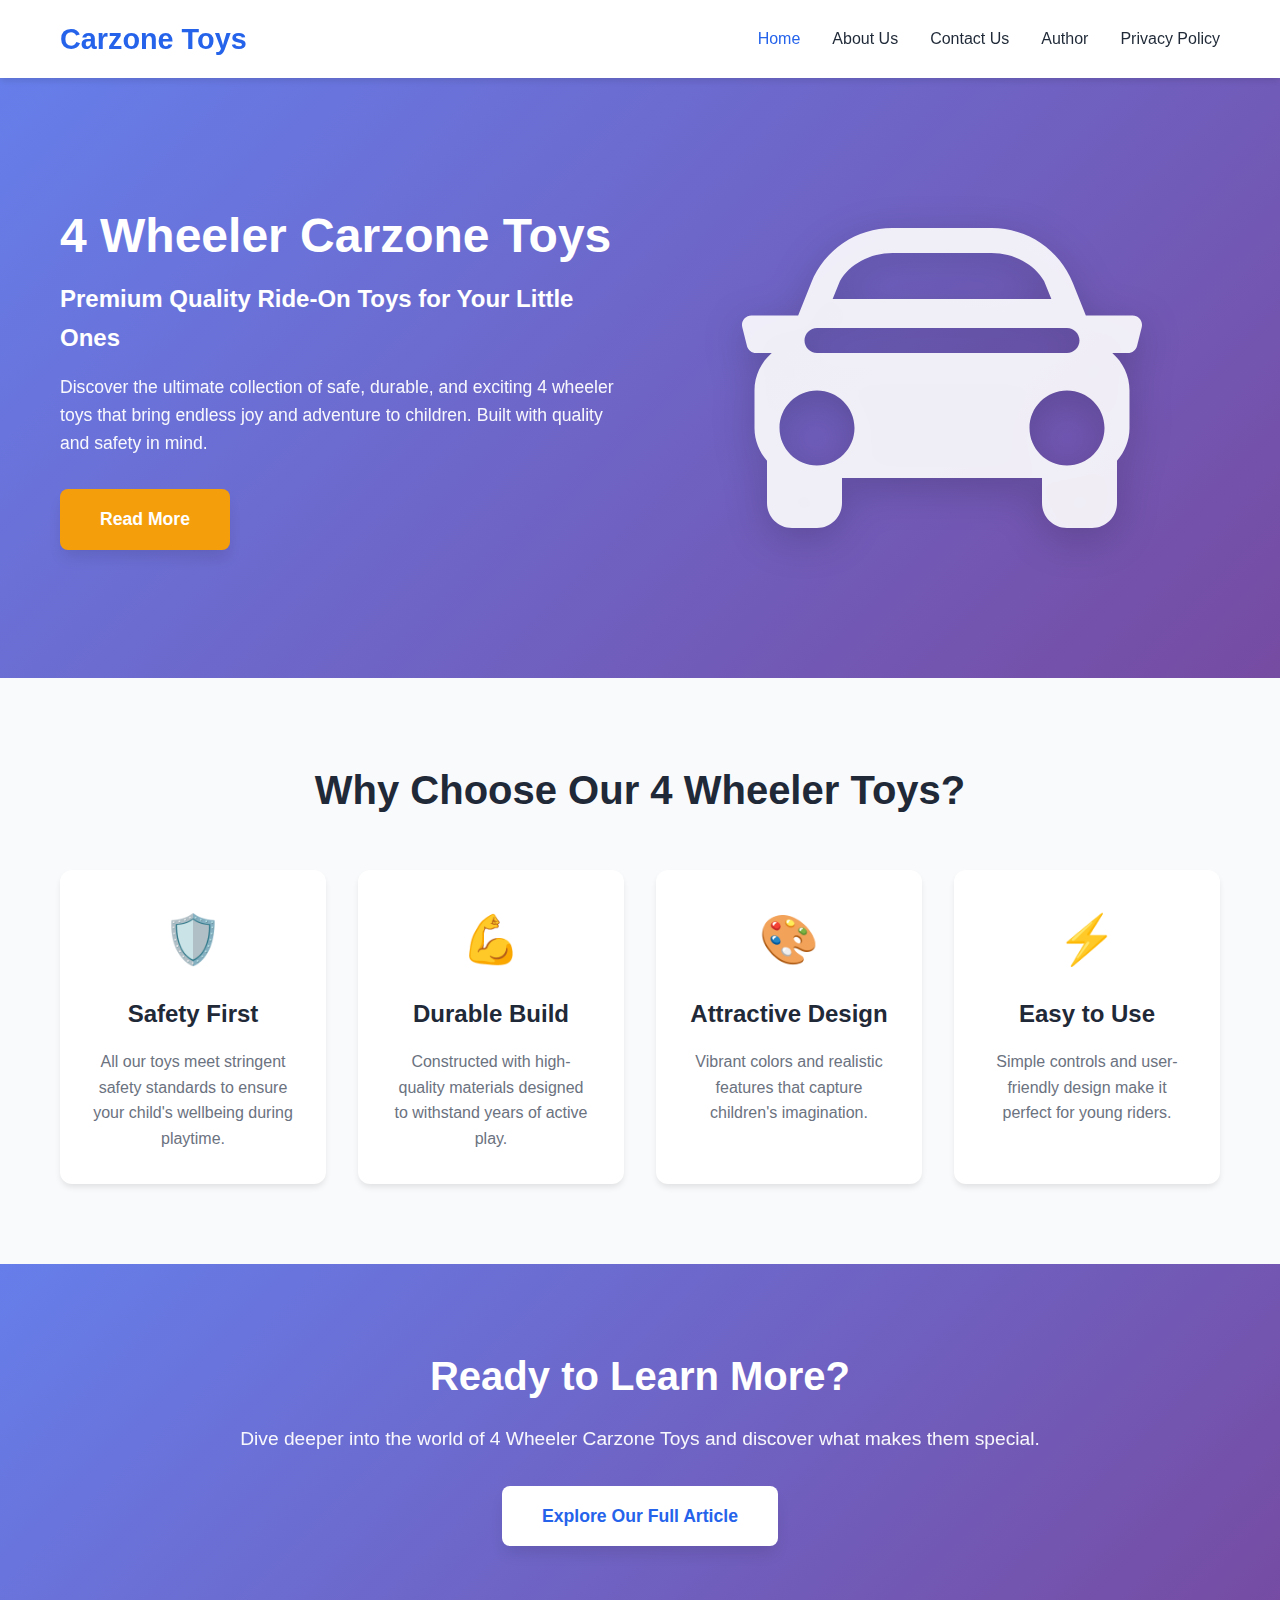
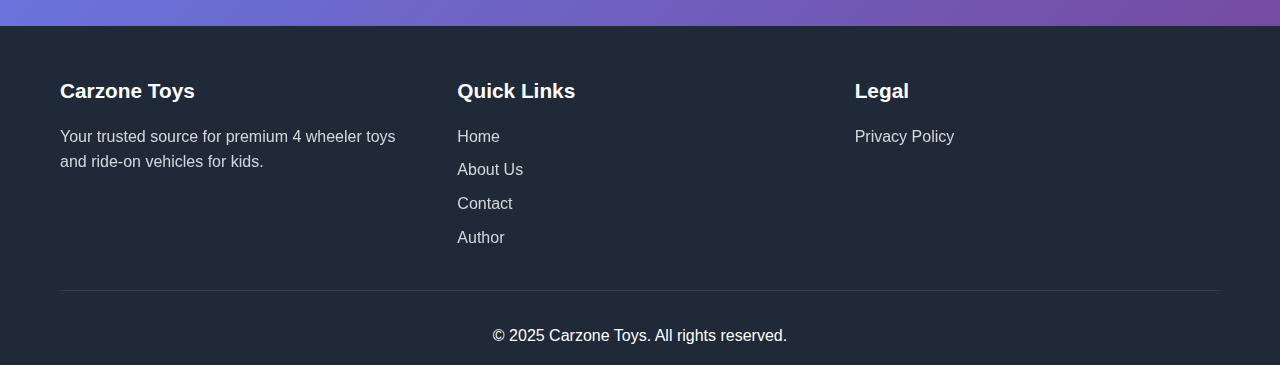
<file: index.html>
<!DOCTYPE html>
<html lang="en">
<head>
    <meta charset="UTF-8">
    <meta name="viewport" content="width=device-width, initial-scale=1.0">
    <meta name="description" content="Discover the best 4 Wheeler Carzone Toys for kids. High-quality, safe, and fun riding toys that bring joy and adventure to your children.">
    <meta name="keywords" content="4 Wheeler Carzone Toys, kids ride-on toys, ATV toys, children vehicles, electric cars for kids">
    <meta name="author" content="Carzone Toys Team">
    <meta property="og:title" content="4 Wheeler Carzone Toys - Premium Kids Riding Toys">
    <meta property="og:description" content="Explore our collection of high-quality 4 wheeler toys for kids. Safe, durable, and designed for maximum fun.">
    <meta property="og:type" content="website">
    <meta name="robots" content="index, follow">
    <title>4 Wheeler Carzone Toys - Premium Kids Riding Toys | Home</title>
    <link rel="stylesheet" href="styles.css">
    <link rel="canonical" href="https://yourwebsite.com/">
</head>
<body>
    <!-- Navigation -->
    <nav class="navbar">
        <div class="container">
            <div class="logo">
                <h2>Carzone Toys</h2>
            </div>
            <ul class="nav-menu">
                <li><a href="index.html" class="active">Home</a></li>
                <li><a href="about.html">About Us</a></li>
                <li><a href="contact.html">Contact Us</a></li>
                <li><a href="author.html">Author</a></li>
                <li><a href="privacy.html">Privacy Policy</a></li>
            </ul>
            <div class="menu-toggle">
                <span></span>
                <span></span>
                <span></span>
            </div>
        </div>
    </nav>

    <!-- Hero Section -->
    <header class="hero-section">
        <div class="container">
            <div class="hero-content">
                <div class="hero-left">
                    <h1>4 Wheeler Carzone Toys</h1>
                    <p class="hero-subtitle">Premium Quality Ride-On Toys for Your Little Ones</p>
                    <p class="hero-description">Discover the ultimate collection of safe, durable, and exciting 4 wheeler toys that bring endless joy and adventure to children. Built with quality and safety in mind.</p>
                    <a href="article.html" class="btn-primary">Read More</a>
                </div>
                <div class="hero-right">
                    <div class="car-icon">
                        <svg xmlns="http://www.w3.org/2000/svg" viewBox="0 0 512 512" fill="currentColor">
                            <path d="M499.99 176h-59.87l-16.64-41.6C406.38 91.63 365.57 64 319.5 64h-127c-46.06 0-86.88 27.63-103.99 70.4L71.87 176H12.01C4.2 176-1.53 183.34.37 190.91l6 24C7.7 220.25 12.5 224 18.01 224h20.07C24.65 235.73 16 252.78 16 272v48c0 16.12 6.16 30.67 16 41.93V416c0 17.67 14.33 32 32 32h32c17.67 0 32-14.33 32-32v-32h256v32c0 17.67 14.33 32 32 32h32c17.67 0 32-14.33 32-32v-54.07c9.84-11.25 16-25.8 16-41.93v-48c0-19.22-8.65-36.27-22.07-48H494c5.51 0 10.31-3.75 11.64-9.09l6-24c1.89-7.57-3.84-14.91-11.65-14.91zM192.5 96h127c28.22 0 54.96 14.29 67.13 35.94l9.37 23.06H116.01l9.37-23.06C137.54 110.29 164.28 96 192.5 96zM96 368c-26.51 0-48-21.49-48-48s21.49-48 48-48 48 21.49 48 48-21.49 48-48 48zm320 0c-26.51 0-48-21.49-48-48s21.49-48 48-48 48 21.49 48 48-21.49 48-48 48zm0-144H96c-8.84 0-16-7.16-16-16s7.16-16 16-16h320c8.84 0 16 7.16 16 16s-7.16 16-16 16z"/>
                        </svg>
                    </div>
                </div>
            </div>
        </div>
    </header>

    <!-- Features Section -->
    <section class="features-section">
        <div class="container">
            <h2 class="section-title">Why Choose Our 4 Wheeler Toys?</h2>
            <div class="features-grid">
                <div class="feature-card">
                    <div class="feature-icon">🛡️</div>
                    <h3>Safety First</h3>
                    <p>All our toys meet stringent safety standards to ensure your child's wellbeing during playtime.</p>
                </div>
                <div class="feature-card">
                    <div class="feature-icon">💪</div>
                    <h3>Durable Build</h3>
                    <p>Constructed with high-quality materials designed to withstand years of active play.</p>
                </div>
                <div class="feature-card">
                    <div class="feature-icon">🎨</div>
                    <h3>Attractive Design</h3>
                    <p>Vibrant colors and realistic features that capture children's imagination.</p>
                </div>
                <div class="feature-card">
                    <div class="feature-icon">⚡</div>
                    <h3>Easy to Use</h3>
                    <p>Simple controls and user-friendly design make it perfect for young riders.</p>
                </div>
            </div>
        </div>
    </section>

    <!-- CTA Section -->
    <section class="cta-section">
        <div class="container">
            <h2>Ready to Learn More?</h2>
            <p>Dive deeper into the world of 4 Wheeler Carzone Toys and discover what makes them special.</p>
            <a href="article.html" class="btn-secondary">Explore Our Full Article</a>
        </div>
    </section>

    <!-- Footer -->
    <footer class="footer">
        <div class="container">
            <div class="footer-content">
                <div class="footer-section">
                    <h3>Carzone Toys</h3>
                    <p>Your trusted source for premium 4 wheeler toys and ride-on vehicles for kids.</p>
                </div>
                <div class="footer-section">
                    <h3>Quick Links</h3>
                    <ul>
                        <li><a href="index.html">Home</a></li>
                        <li><a href="about.html">About Us</a></li>
                        <li><a href="contact.html">Contact</a></li>
                        <li><a href="author.html">Author</a></li>
                    </ul>
                </div>
                <div class="footer-section">
                    <h3>Legal</h3>
                    <ul>
                        <li><a href="privacy.html">Privacy Policy</a></li>
                    </ul>
                </div>
            </div>
            <div class="footer-bottom">
                <p>&copy; 2025 Carzone Toys. All rights reserved.</p>
            </div>
        </div>
    </footer>

    <script src="script.js"></script>
</body>
</html>
</file>
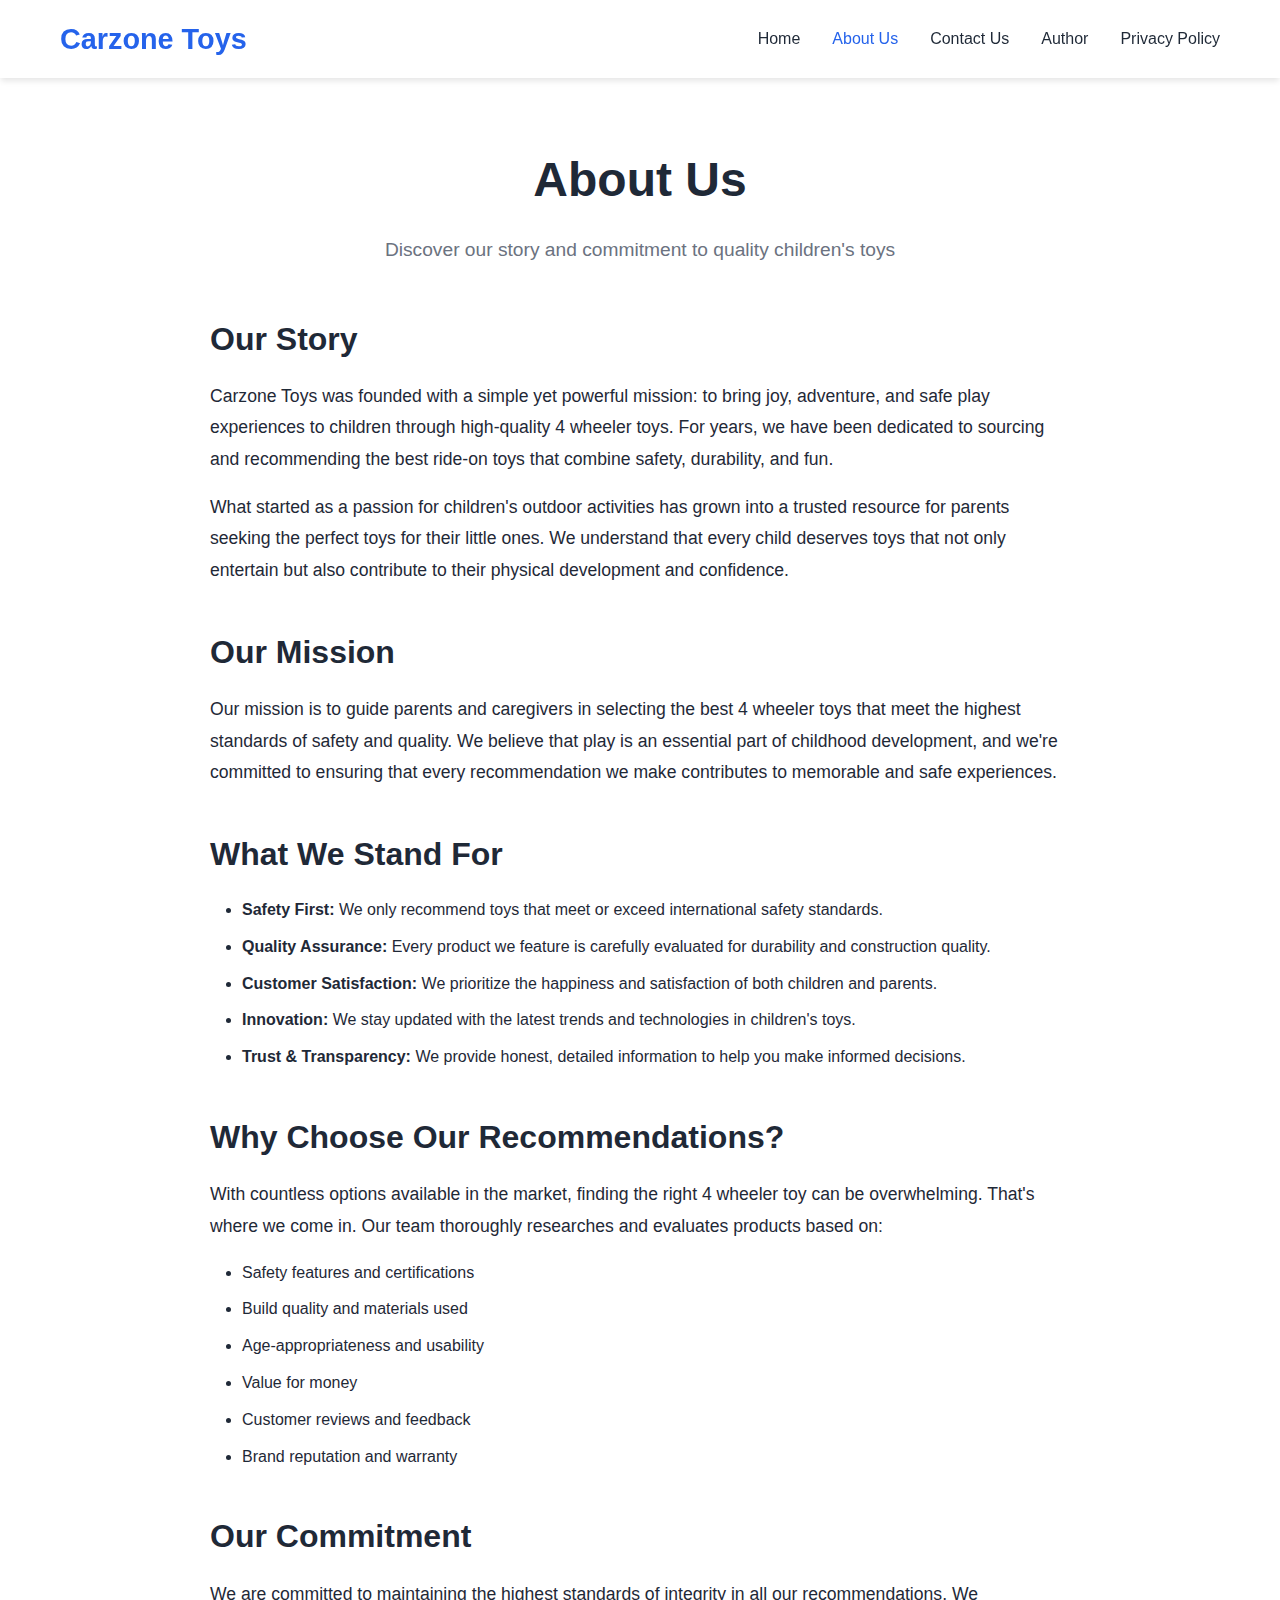
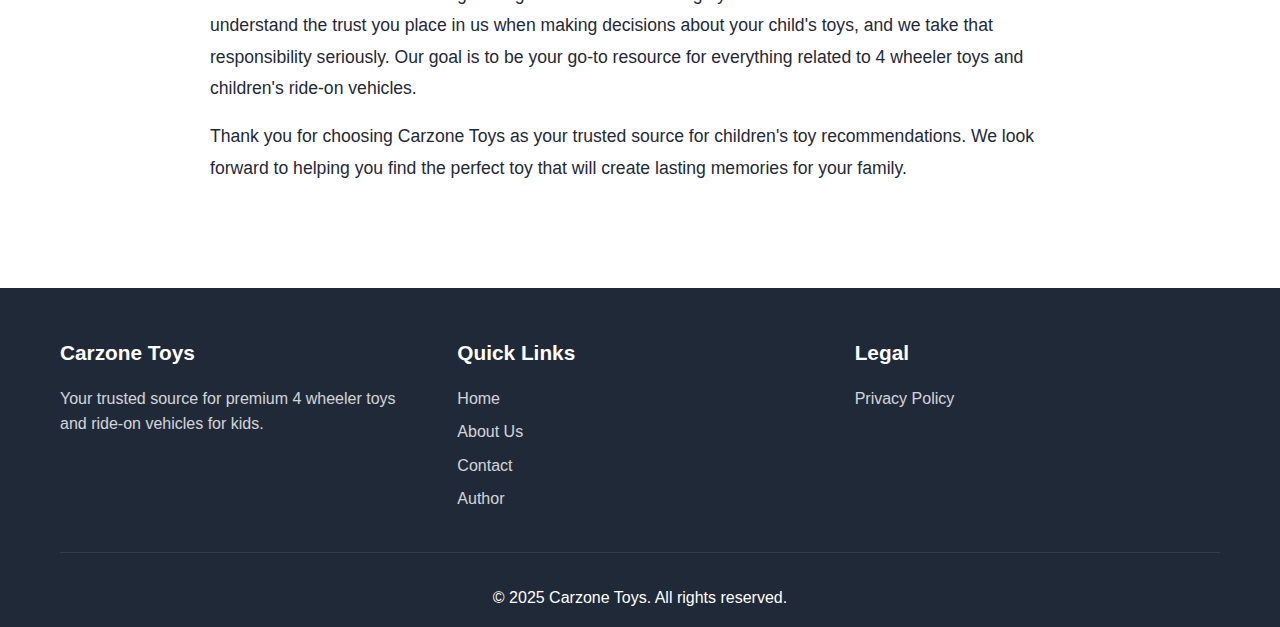
<file: about.html>
<!DOCTYPE html>
<html lang="en">
<head>
    <meta charset="UTF-8">
    <meta name="viewport" content="width=device-width, initial-scale=1.0">
    <meta name="description" content="Learn about Carzone Toys and our mission to provide the best 4 wheeler toys for children worldwide.">
    <title>About Us - Carzone Toys</title>
    <link rel="stylesheet" href="styles.css">
</head>
<body>
    <!-- Navigation -->
    <nav class="navbar">
        <div class="container">
            <div class="logo">
                <h2>Carzone Toys</h2>
            </div>
            <ul class="nav-menu">
                <li><a href="index.html">Home</a></li>
                <li><a href="about.html" class="active">About Us</a></li>
                <li><a href="contact.html">Contact Us</a></li>
                <li><a href="author.html">Author</a></li>
                <li><a href="privacy.html">Privacy Policy</a></li>
            </ul>
            <div class="menu-toggle">
                <span></span>
                <span></span>
                <span></span>
            </div>
        </div>
    </nav>

    <!-- Page Content -->
    <div class="page-content">
        <div class="container">
            <div class="page-header">
                <h1>About Us</h1>
                <p>Discover our story and commitment to quality children's toys</p>
            </div>

            <div class="content-section">
                <h2>Our Story</h2>
                <p>Carzone Toys was founded with a simple yet powerful mission: to bring joy, adventure, and safe play experiences to children through high-quality 4 wheeler toys. For years, we have been dedicated to sourcing and recommending the best ride-on toys that combine safety, durability, and fun.</p>
                <p>What started as a passion for children's outdoor activities has grown into a trusted resource for parents seeking the perfect toys for their little ones. We understand that every child deserves toys that not only entertain but also contribute to their physical development and confidence.</p>
            </div>

            <div class="content-section">
                <h2>Our Mission</h2>
                <p>Our mission is to guide parents and caregivers in selecting the best 4 wheeler toys that meet the highest standards of safety and quality. We believe that play is an essential part of childhood development, and we're committed to ensuring that every recommendation we make contributes to memorable and safe experiences.</p>
            </div>

            <div class="content-section">
                <h2>What We Stand For</h2>
                <ul>
                    <li><strong>Safety First:</strong> We only recommend toys that meet or exceed international safety standards.</li>
                    <li><strong>Quality Assurance:</strong> Every product we feature is carefully evaluated for durability and construction quality.</li>
                    <li><strong>Customer Satisfaction:</strong> We prioritize the happiness and satisfaction of both children and parents.</li>
                    <li><strong>Innovation:</strong> We stay updated with the latest trends and technologies in children's toys.</li>
                    <li><strong>Trust & Transparency:</strong> We provide honest, detailed information to help you make informed decisions.</li>
                </ul>
            </div>

            <div class="content-section">
                <h2>Why Choose Our Recommendations?</h2>
                <p>With countless options available in the market, finding the right 4 wheeler toy can be overwhelming. That's where we come in. Our team thoroughly researches and evaluates products based on:</p>
                <ul>
                    <li>Safety features and certifications</li>
                    <li>Build quality and materials used</li>
                    <li>Age-appropriateness and usability</li>
                    <li>Value for money</li>
                    <li>Customer reviews and feedback</li>
                    <li>Brand reputation and warranty</li>
                </ul>
            </div>

            <div class="content-section">
                <h2>Our Commitment</h2>
                <p>We are committed to maintaining the highest standards of integrity in all our recommendations. We understand the trust you place in us when making decisions about your child's toys, and we take that responsibility seriously. Our goal is to be your go-to resource for everything related to 4 wheeler toys and children's ride-on vehicles.</p>
                <p>Thank you for choosing Carzone Toys as your trusted source for children's toy recommendations. We look forward to helping you find the perfect toy that will create lasting memories for your family.</p>
            </div>
        </div>
    </div>

    <!-- Footer -->
    <footer class="footer">
        <div class="container">
            <div class="footer-content">
                <div class="footer-section">
                    <h3>Carzone Toys</h3>
                    <p>Your trusted source for premium 4 wheeler toys and ride-on vehicles for kids.</p>
                </div>
                <div class="footer-section">
                    <h3>Quick Links</h3>
                    <ul>
                        <li><a href="index.html">Home</a></li>
                        <li><a href="about.html">About Us</a></li>
                        <li><a href="contact.html">Contact</a></li>
                        <li><a href="author.html">Author</a></li>
                    </ul>
                </div>
                <div class="footer-section">
                    <h3>Legal</h3>
                    <ul>
                        <li><a href="privacy.html">Privacy Policy</a></li>
                    </ul>
                </div>
            </div>
            <div class="footer-bottom">
                <p>&copy; 2025 Carzone Toys. All rights reserved.</p>
            </div>
        </div>
    </footer>

    <script src="script.js"></script>
</body>
</html>
</file>
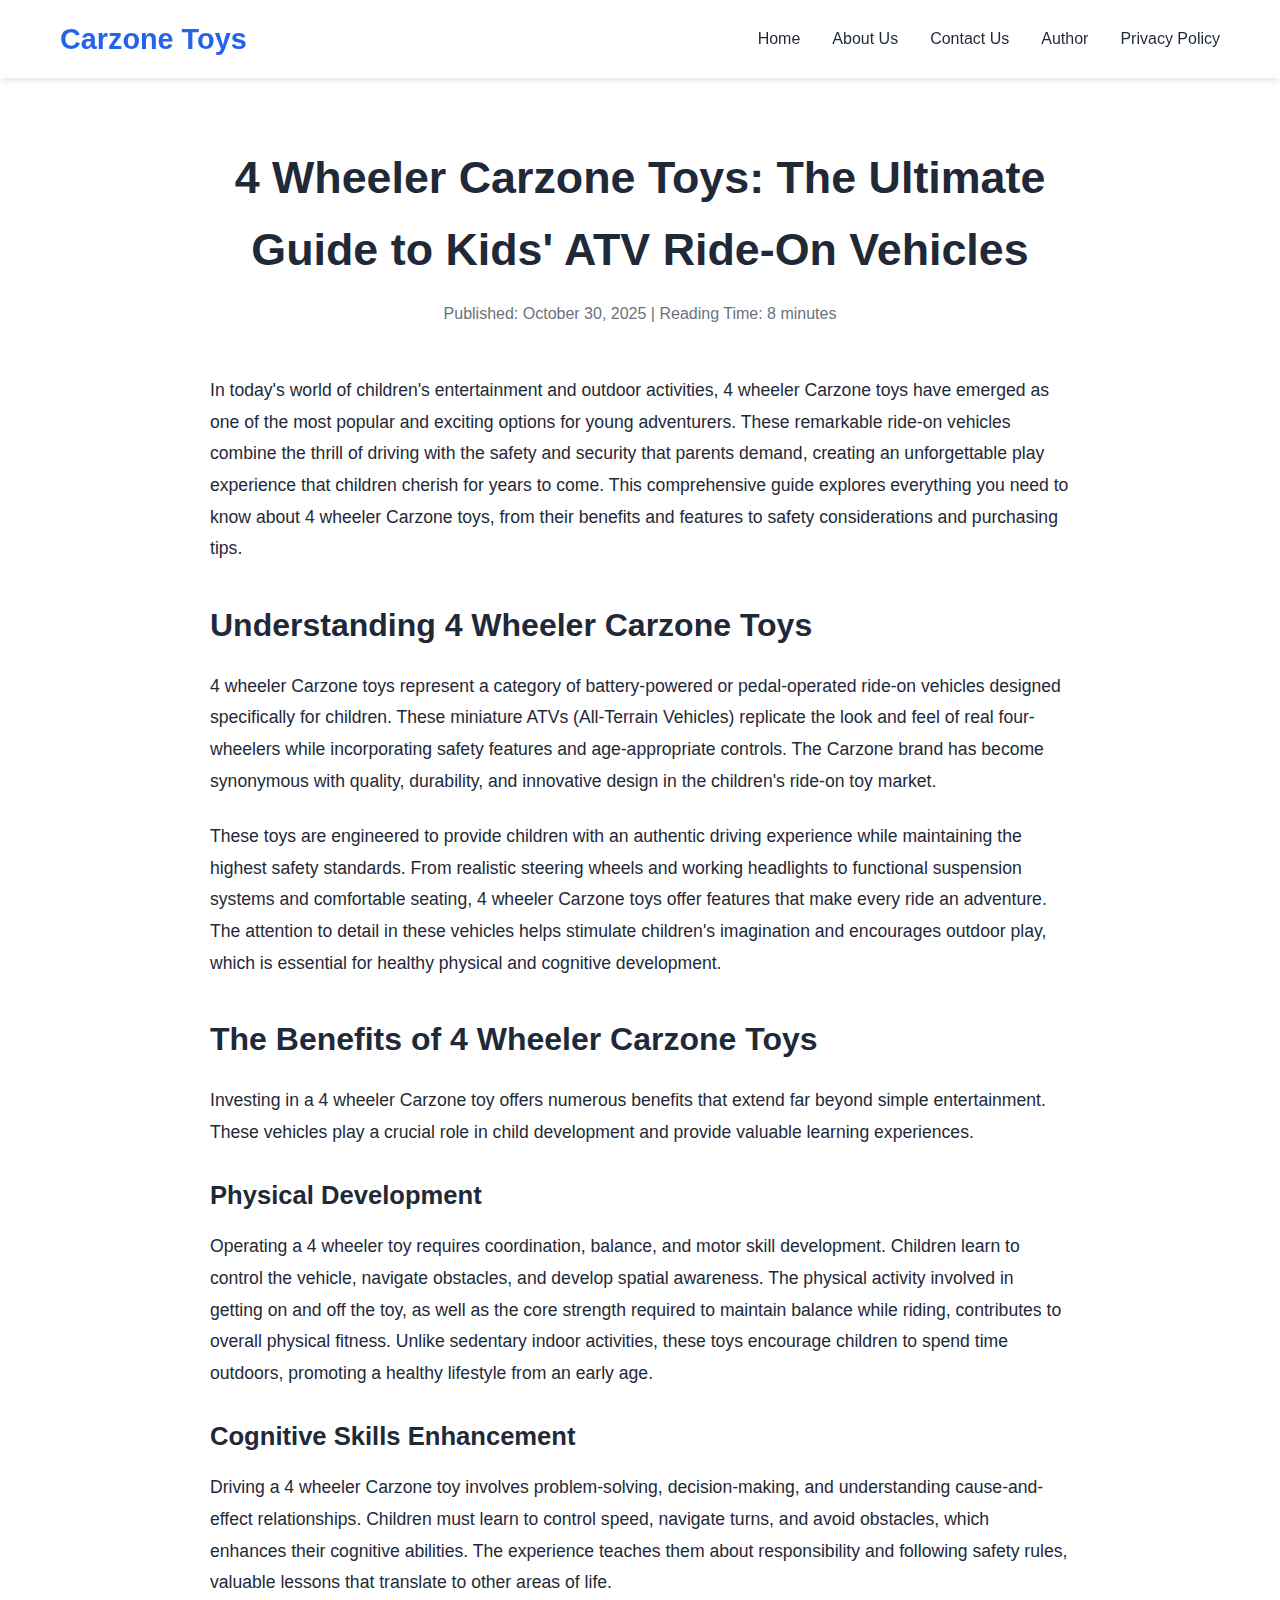
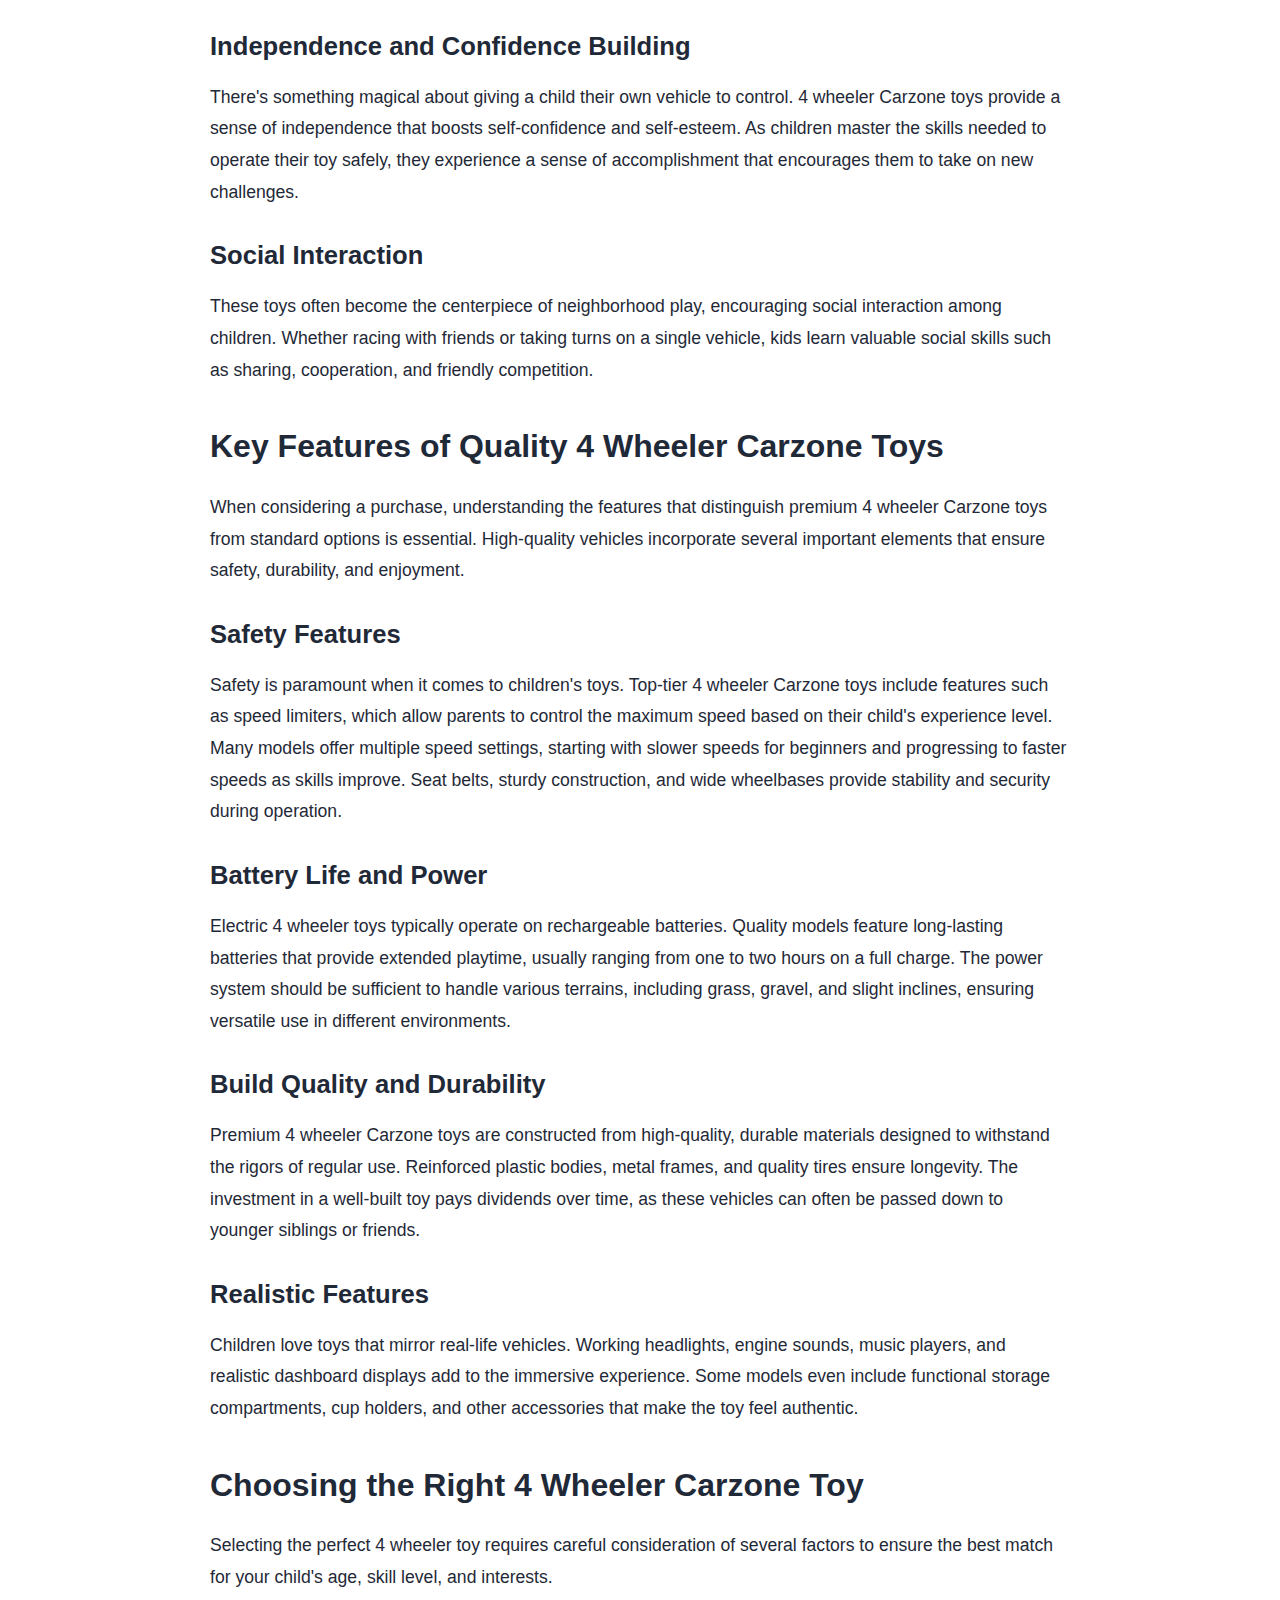
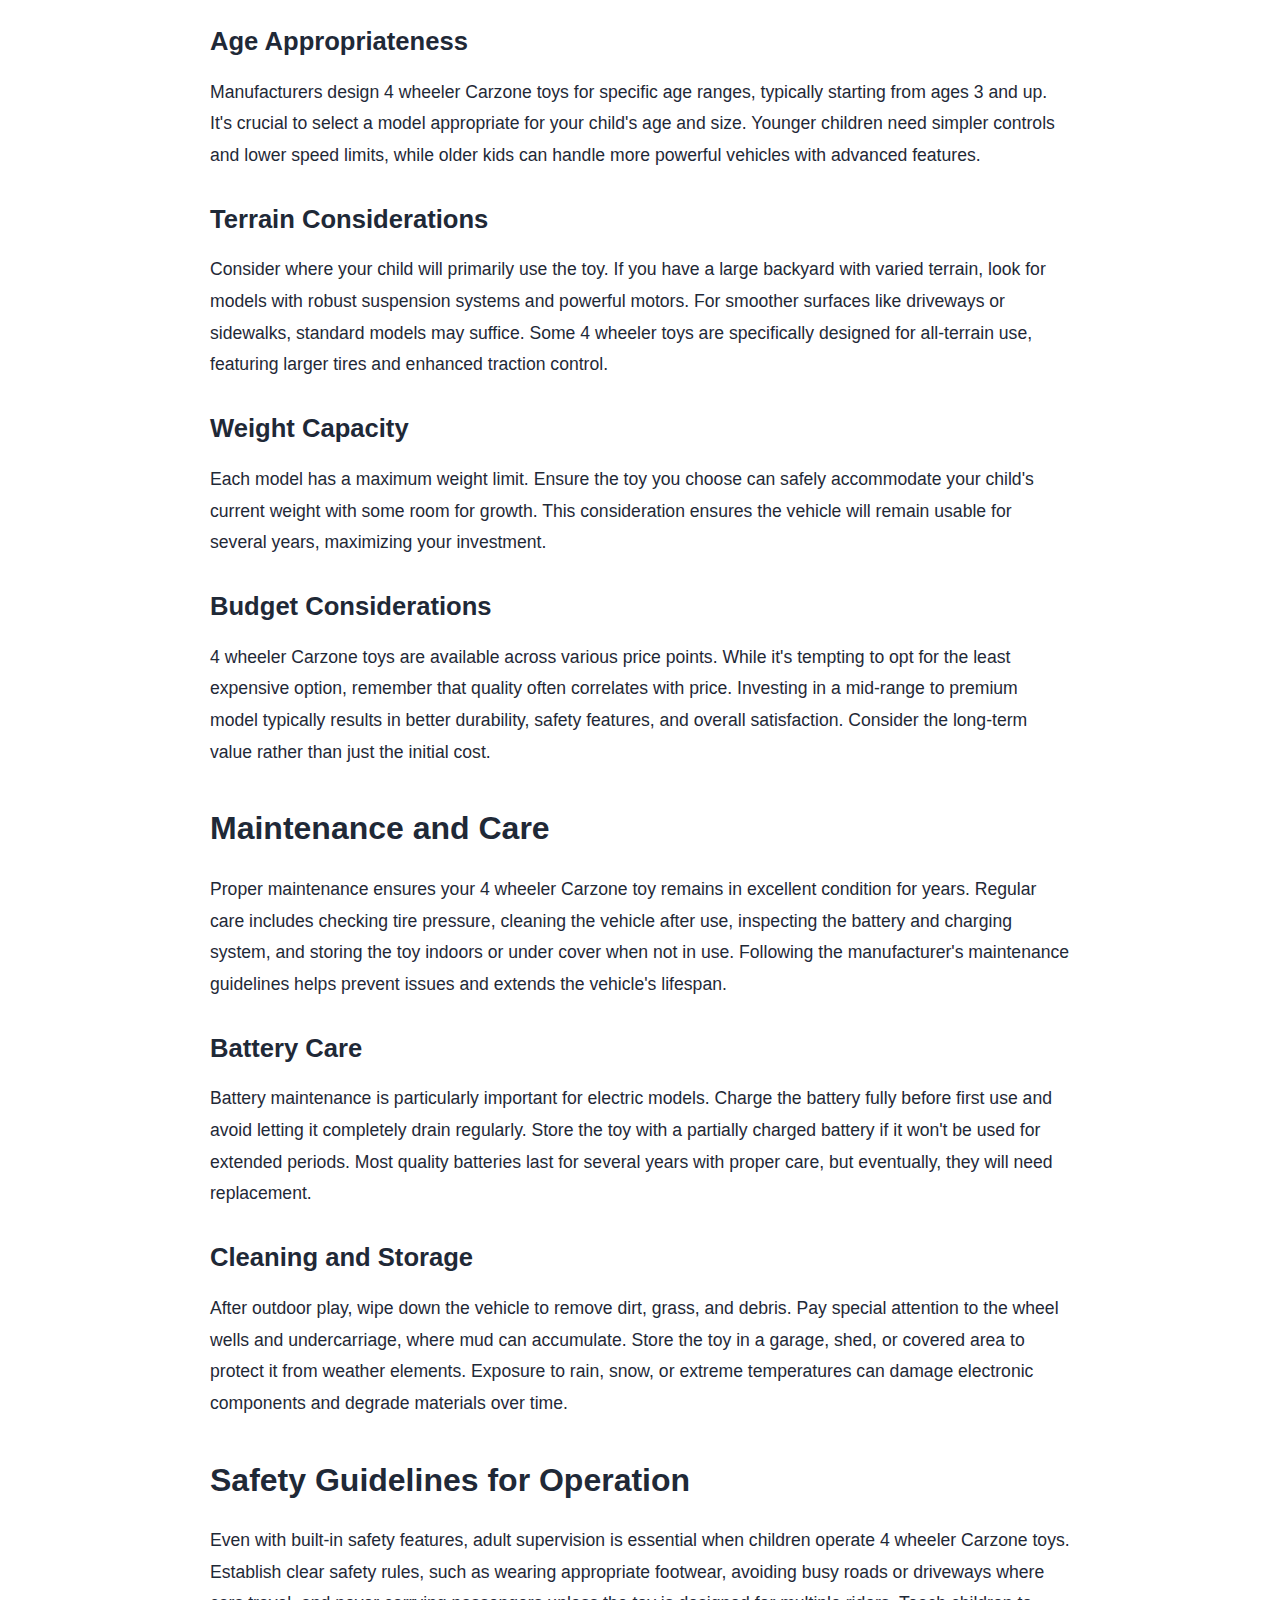
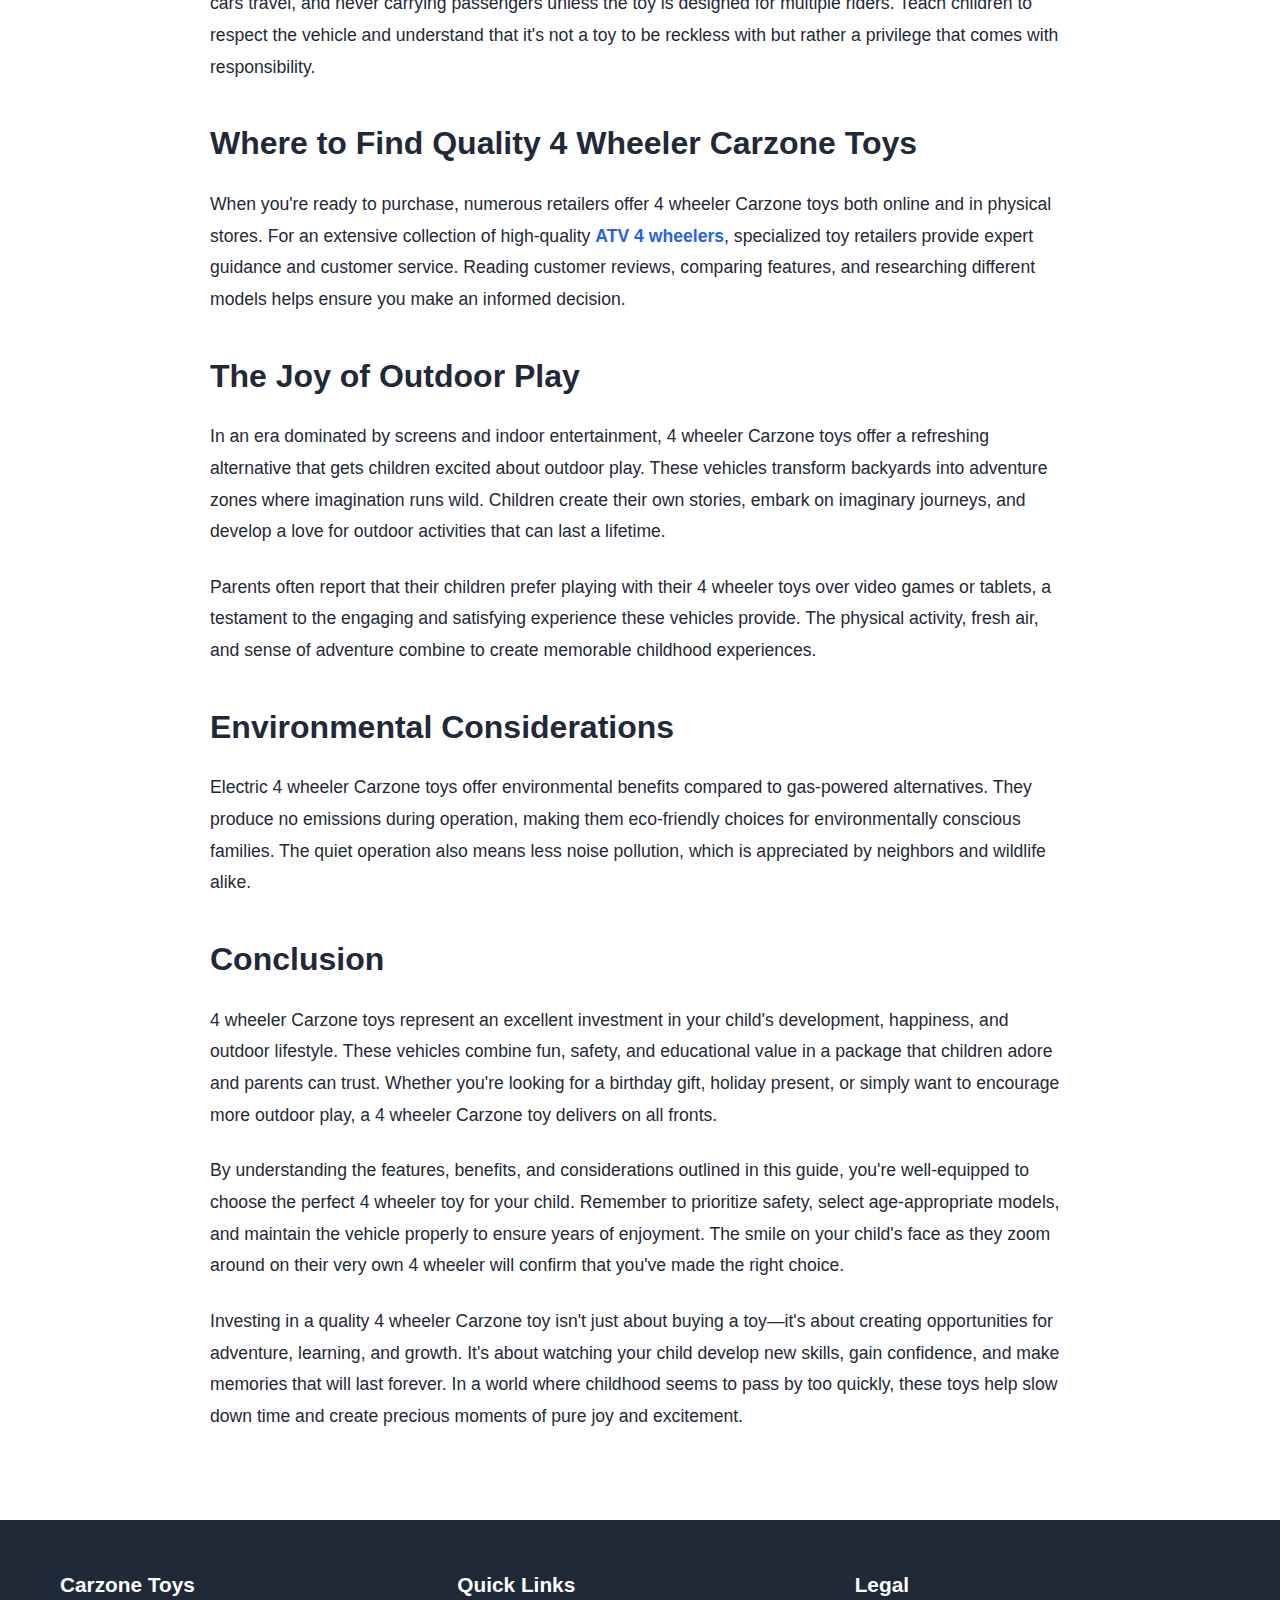
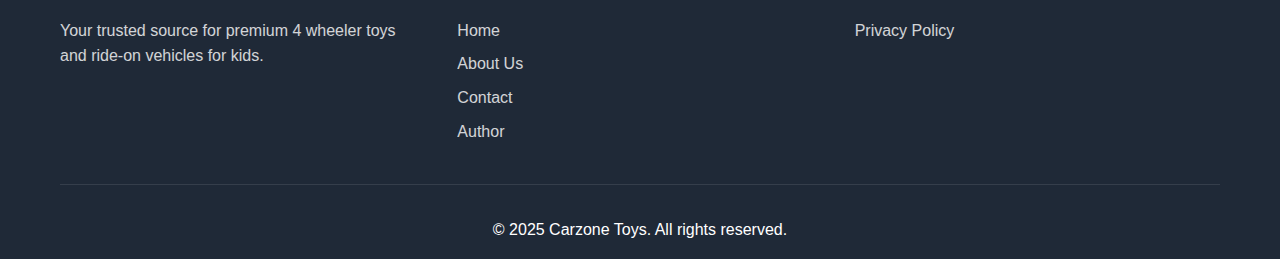
<file: article.html>
<!DOCTYPE html>
<html lang="en">
<head>
    <meta charset="UTF-8">
    <meta name="viewport" content="width=device-width, initial-scale=1.0">
    <meta name="description" content="Comprehensive guide to 4 Wheeler Carzone Toys. Discover the best ATV ride-on toys for kids with safety features, durability, and endless fun.">
    <meta name="keywords" content="4 Wheeler Carzone Toys, ATV toys, kids ride-on vehicles, electric 4 wheelers, children's ATVs">
    <title>4 Wheeler Carzone Toys: The Ultimate Guide to Kids' ATV Ride-On Vehicles</title>
    <link rel="stylesheet" href="styles.css">
</head>
<body>
    <!-- Navigation -->
    <nav class="navbar">
        <div class="container">
            <div class="logo">
                <h2>Carzone Toys</h2>
            </div>
            <ul class="nav-menu">
                <li><a href="index.html">Home</a></li>
                <li><a href="about.html">About Us</a></li>
                <li><a href="contact.html">Contact Us</a></li>
                <li><a href="author.html">Author</a></li>
                <li><a href="privacy.html">Privacy Policy</a></li>
            </ul>
            <div class="menu-toggle">
                <span></span>
                <span></span>
                <span></span>
            </div>
        </div>
    </nav>

    <!-- Article Content -->
    <article class="article-section">
        <div class="container">
            <div class="article-header">
                <h1>4 Wheeler Carzone Toys: The Ultimate Guide to Kids' ATV Ride-On Vehicles</h1>
                <div class="article-meta">
                    <span>Published: October 30, 2025</span> | <span>Reading Time: 8 minutes</span>
                </div>
            </div>

            <div class="article-content">
                <p>In today's world of children's entertainment and outdoor activities, 4 wheeler Carzone toys have emerged as one of the most popular and exciting options for young adventurers. These remarkable ride-on vehicles combine the thrill of driving with the safety and security that parents demand, creating an unforgettable play experience that children cherish for years to come. This comprehensive guide explores everything you need to know about 4 wheeler Carzone toys, from their benefits and features to safety considerations and purchasing tips.</p>

                <h2>Understanding 4 Wheeler Carzone Toys</h2>

                <p>4 wheeler Carzone toys represent a category of battery-powered or pedal-operated ride-on vehicles designed specifically for children. These miniature ATVs (All-Terrain Vehicles) replicate the look and feel of real four-wheelers while incorporating safety features and age-appropriate controls. The Carzone brand has become synonymous with quality, durability, and innovative design in the children's ride-on toy market.</p>

                <p>These toys are engineered to provide children with an authentic driving experience while maintaining the highest safety standards. From realistic steering wheels and working headlights to functional suspension systems and comfortable seating, 4 wheeler Carzone toys offer features that make every ride an adventure. The attention to detail in these vehicles helps stimulate children's imagination and encourages outdoor play, which is essential for healthy physical and cognitive development.</p>

                <h2>The Benefits of 4 Wheeler Carzone Toys</h2>

                <p>Investing in a 4 wheeler Carzone toy offers numerous benefits that extend far beyond simple entertainment. These vehicles play a crucial role in child development and provide valuable learning experiences.</p>

                <h3>Physical Development</h3>

                <p>Operating a 4 wheeler toy requires coordination, balance, and motor skill development. Children learn to control the vehicle, navigate obstacles, and develop spatial awareness. The physical activity involved in getting on and off the toy, as well as the core strength required to maintain balance while riding, contributes to overall physical fitness. Unlike sedentary indoor activities, these toys encourage children to spend time outdoors, promoting a healthy lifestyle from an early age.</p>

                <h3>Cognitive Skills Enhancement</h3>

                <p>Driving a 4 wheeler Carzone toy involves problem-solving, decision-making, and understanding cause-and-effect relationships. Children must learn to control speed, navigate turns, and avoid obstacles, which enhances their cognitive abilities. The experience teaches them about responsibility and following safety rules, valuable lessons that translate to other areas of life.</p>

                <h3>Independence and Confidence Building</h3>

                <p>There's something magical about giving a child their own vehicle to control. 4 wheeler Carzone toys provide a sense of independence that boosts self-confidence and self-esteem. As children master the skills needed to operate their toy safely, they experience a sense of accomplishment that encourages them to take on new challenges.</p>

                <h3>Social Interaction</h3>

                <p>These toys often become the centerpiece of neighborhood play, encouraging social interaction among children. Whether racing with friends or taking turns on a single vehicle, kids learn valuable social skills such as sharing, cooperation, and friendly competition.</p>

                <h2>Key Features of Quality 4 Wheeler Carzone Toys</h2>

                <p>When considering a purchase, understanding the features that distinguish premium 4 wheeler Carzone toys from standard options is essential. High-quality vehicles incorporate several important elements that ensure safety, durability, and enjoyment.</p>

                <h3>Safety Features</h3>

                <p>Safety is paramount when it comes to children's toys. Top-tier 4 wheeler Carzone toys include features such as speed limiters, which allow parents to control the maximum speed based on their child's experience level. Many models offer multiple speed settings, starting with slower speeds for beginners and progressing to faster speeds as skills improve. Seat belts, sturdy construction, and wide wheelbases provide stability and security during operation.</p>

                <h3>Battery Life and Power</h3>

                <p>Electric 4 wheeler toys typically operate on rechargeable batteries. Quality models feature long-lasting batteries that provide extended playtime, usually ranging from one to two hours on a full charge. The power system should be sufficient to handle various terrains, including grass, gravel, and slight inclines, ensuring versatile use in different environments.</p>

                <h3>Build Quality and Durability</h3>

                <p>Premium 4 wheeler Carzone toys are constructed from high-quality, durable materials designed to withstand the rigors of regular use. Reinforced plastic bodies, metal frames, and quality tires ensure longevity. The investment in a well-built toy pays dividends over time, as these vehicles can often be passed down to younger siblings or friends.</p>

                <h3>Realistic Features</h3>

                <p>Children love toys that mirror real-life vehicles. Working headlights, engine sounds, music players, and realistic dashboard displays add to the immersive experience. Some models even include functional storage compartments, cup holders, and other accessories that make the toy feel authentic.</p>

                <h2>Choosing the Right 4 Wheeler Carzone Toy</h2>

                <p>Selecting the perfect 4 wheeler toy requires careful consideration of several factors to ensure the best match for your child's age, skill level, and interests.</p>

                <h3>Age Appropriateness</h3>

                <p>Manufacturers design 4 wheeler Carzone toys for specific age ranges, typically starting from ages 3 and up. It's crucial to select a model appropriate for your child's age and size. Younger children need simpler controls and lower speed limits, while older kids can handle more powerful vehicles with advanced features.</p>

                <h3>Terrain Considerations</h3>

                <p>Consider where your child will primarily use the toy. If you have a large backyard with varied terrain, look for models with robust suspension systems and powerful motors. For smoother surfaces like driveways or sidewalks, standard models may suffice. Some 4 wheeler toys are specifically designed for all-terrain use, featuring larger tires and enhanced traction control.</p>

                <h3>Weight Capacity</h3>

                <p>Each model has a maximum weight limit. Ensure the toy you choose can safely accommodate your child's current weight with some room for growth. This consideration ensures the vehicle will remain usable for several years, maximizing your investment.</p>

                <h3>Budget Considerations</h3>

                <p>4 wheeler Carzone toys are available across various price points. While it's tempting to opt for the least expensive option, remember that quality often correlates with price. Investing in a mid-range to premium model typically results in better durability, safety features, and overall satisfaction. Consider the long-term value rather than just the initial cost.</p>

                <h2>Maintenance and Care</h2>

                <p>Proper maintenance ensures your 4 wheeler Carzone toy remains in excellent condition for years. Regular care includes checking tire pressure, cleaning the vehicle after use, inspecting the battery and charging system, and storing the toy indoors or under cover when not in use. Following the manufacturer's maintenance guidelines helps prevent issues and extends the vehicle's lifespan.</p>

                <h3>Battery Care</h3>

                <p>Battery maintenance is particularly important for electric models. Charge the battery fully before first use and avoid letting it completely drain regularly. Store the toy with a partially charged battery if it won't be used for extended periods. Most quality batteries last for several years with proper care, but eventually, they will need replacement.</p>

                <h3>Cleaning and Storage</h3>

                <p>After outdoor play, wipe down the vehicle to remove dirt, grass, and debris. Pay special attention to the wheel wells and undercarriage, where mud can accumulate. Store the toy in a garage, shed, or covered area to protect it from weather elements. Exposure to rain, snow, or extreme temperatures can damage electronic components and degrade materials over time.</p>

                <h2>Safety Guidelines for Operation</h2>

                <p>Even with built-in safety features, adult supervision is essential when children operate 4 wheeler Carzone toys. Establish clear safety rules, such as wearing appropriate footwear, avoiding busy roads or driveways where cars travel, and never carrying passengers unless the toy is designed for multiple riders. Teach children to respect the vehicle and understand that it's not a toy to be reckless with but rather a privilege that comes with responsibility.</p>

                <h2>Where to Find Quality 4 Wheeler Carzone Toys</h2>

                <p>When you're ready to purchase, numerous retailers offer 4 wheeler Carzone toys both online and in physical stores. For an extensive collection of high-quality <a href="https://carzonetoys.com/our-collection/atv-4-wheelers/" rel="nofollow" target="_blank">ATV 4 wheelers</a>, specialized toy retailers provide expert guidance and customer service. Reading customer reviews, comparing features, and researching different models helps ensure you make an informed decision.</p>

                <h2>The Joy of Outdoor Play</h2>

                <p>In an era dominated by screens and indoor entertainment, 4 wheeler Carzone toys offer a refreshing alternative that gets children excited about outdoor play. These vehicles transform backyards into adventure zones where imagination runs wild. Children create their own stories, embark on imaginary journeys, and develop a love for outdoor activities that can last a lifetime.</p>

                <p>Parents often report that their children prefer playing with their 4 wheeler toys over video games or tablets, a testament to the engaging and satisfying experience these vehicles provide. The physical activity, fresh air, and sense of adventure combine to create memorable childhood experiences.</p>

                <h2>Environmental Considerations</h2>

                <p>Electric 4 wheeler Carzone toys offer environmental benefits compared to gas-powered alternatives. They produce no emissions during operation, making them eco-friendly choices for environmentally conscious families. The quiet operation also means less noise pollution, which is appreciated by neighbors and wildlife alike.</p>

                <h2>Conclusion</h2>

                <p>4 wheeler Carzone toys represent an excellent investment in your child's development, happiness, and outdoor lifestyle. These vehicles combine fun, safety, and educational value in a package that children adore and parents can trust. Whether you're looking for a birthday gift, holiday present, or simply want to encourage more outdoor play, a 4 wheeler Carzone toy delivers on all fronts.</p>

                <p>By understanding the features, benefits, and considerations outlined in this guide, you're well-equipped to choose the perfect 4 wheeler toy for your child. Remember to prioritize safety, select age-appropriate models, and maintain the vehicle properly to ensure years of enjoyment. The smile on your child's face as they zoom around on their very own 4 wheeler will confirm that you've made the right choice.</p>

                <p>Investing in a quality 4 wheeler Carzone toy isn't just about buying a toy—it's about creating opportunities for adventure, learning, and growth. It's about watching your child develop new skills, gain confidence, and make memories that will last forever. In a world where childhood seems to pass by too quickly, these toys help slow down time and create precious moments of pure joy and excitement.</p>
            </div>
        </div>
    </article>

    <!-- Footer -->
    <footer class="footer">
        <div class="container">
            <div class="footer-content">
                <div class="footer-section">
                    <h3>Carzone Toys</h3>
                    <p>Your trusted source for premium 4 wheeler toys and ride-on vehicles for kids.</p>
                </div>
                <div class="footer-section">
                    <h3>Quick Links</h3>
                    <ul>
                        <li><a href="index.html">Home</a></li>
                        <li><a href="about.html">About Us</a></li>
                        <li><a href="contact.html">Contact</a></li>
                        <li><a href="author.html">Author</a></li>
                    </ul>
                </div>
                <div class="footer-section">
                    <h3>Legal</h3>
                    <ul>
                        <li><a href="privacy.html">Privacy Policy</a></li>
                    </ul>
                </div>
            </div>
            <div class="footer-bottom">
                <p>&copy; 2025 Carzone Toys. All rights reserved.</p>
            </div>
        </div>
    </footer>

    <script src="script.js"></script>
</body>
</html>
</file>
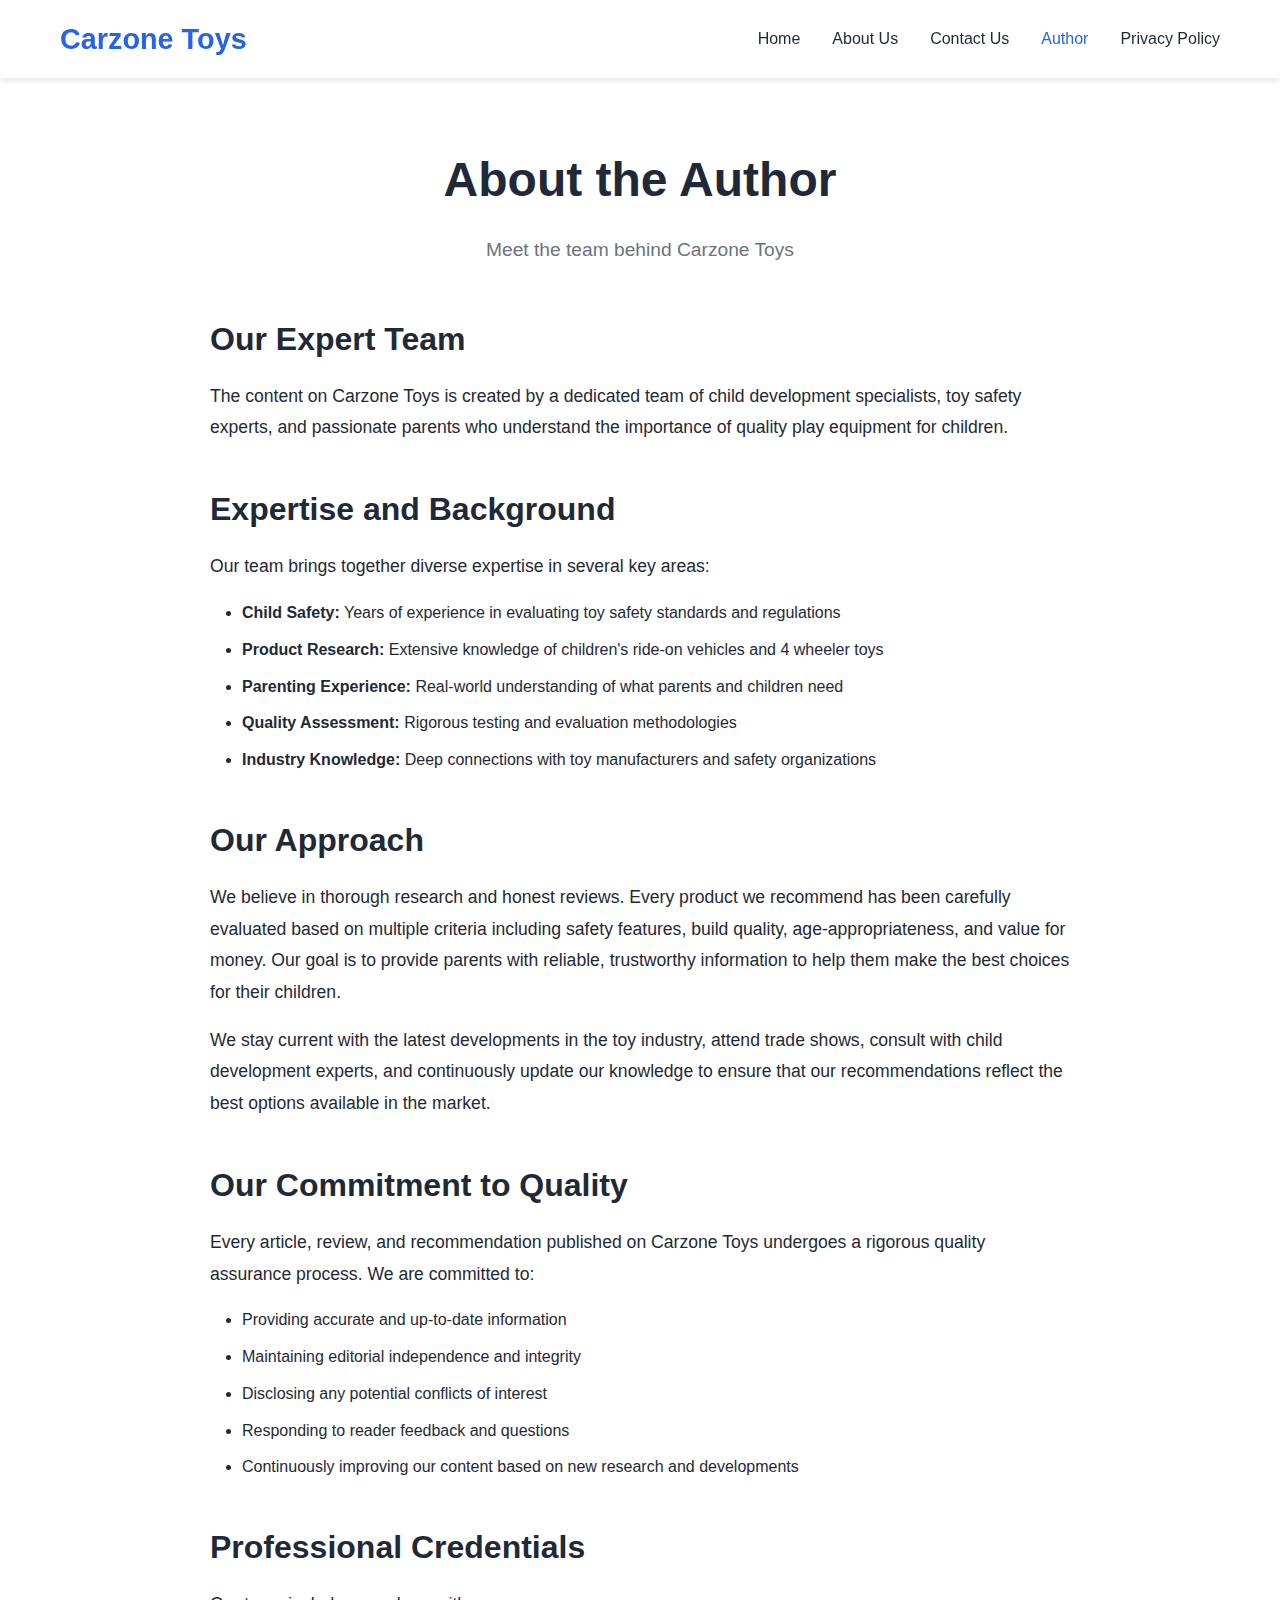
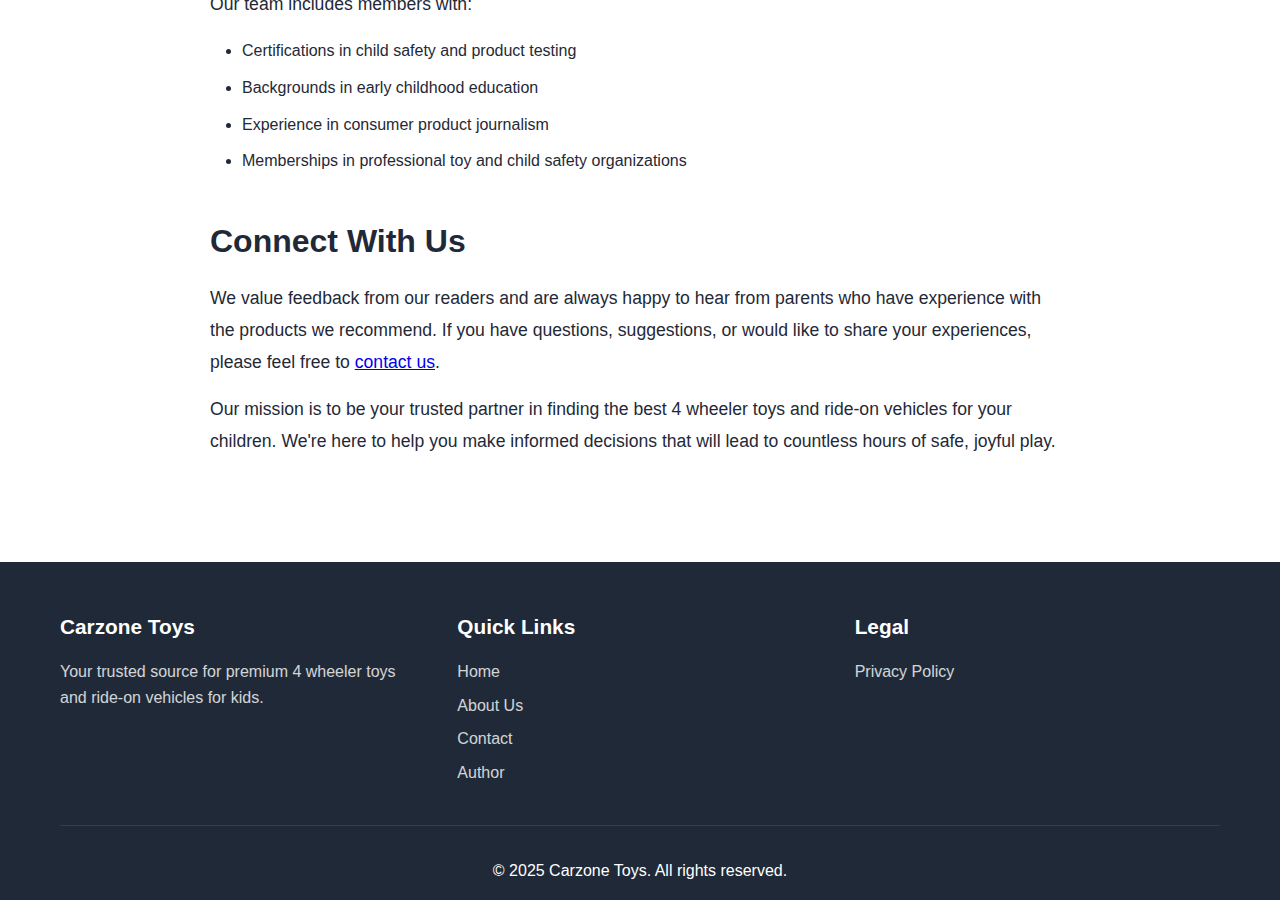
<file: author.html>
<!DOCTYPE html>
<html lang="en">
<head>
    <meta charset="UTF-8">
    <meta name="viewport" content="width=device-width, initial-scale=1.0">
    <meta name="description" content="Meet the author behind Carzone Toys and learn about their expertise in children's toys and ride-on vehicles.">
    <title>Author - Carzone Toys</title>
    <link rel="stylesheet" href="styles.css">
</head>
<body>
    <!-- Navigation -->
    <nav class="navbar">
        <div class="container">
            <div class="logo">
                <h2>Carzone Toys</h2>
            </div>
            <ul class="nav-menu">
                <li><a href="index.html">Home</a></li>
                <li><a href="about.html">About Us</a></li>
                <li><a href="contact.html">Contact Us</a></li>
                <li><a href="author.html" class="active">Author</a></li>
                <li><a href="privacy.html">Privacy Policy</a></li>
            </ul>
            <div class="menu-toggle">
                <span></span>
                <span></span>
                <span></span>
            </div>
        </div>
    </nav>

    <!-- Page Content -->
    <div class="page-content">
        <div class="container">
            <div class="page-header">
                <h1>About the Author</h1>
                <p>Meet the team behind Carzone Toys</p>
            </div>

            <div class="content-section">
                <h2>Our Expert Team</h2>
                <p>The content on Carzone Toys is created by a dedicated team of child development specialists, toy safety experts, and passionate parents who understand the importance of quality play equipment for children.</p>
            </div>

            <div class="content-section">
                <h2>Expertise and Background</h2>
                <p>Our team brings together diverse expertise in several key areas:</p>
                <ul>
                    <li><strong>Child Safety:</strong> Years of experience in evaluating toy safety standards and regulations</li>
                    <li><strong>Product Research:</strong> Extensive knowledge of children's ride-on vehicles and 4 wheeler toys</li>
                    <li><strong>Parenting Experience:</strong> Real-world understanding of what parents and children need</li>
                    <li><strong>Quality Assessment:</strong> Rigorous testing and evaluation methodologies</li>
                    <li><strong>Industry Knowledge:</strong> Deep connections with toy manufacturers and safety organizations</li>
                </ul>
            </div>

            <div class="content-section">
                <h2>Our Approach</h2>
                <p>We believe in thorough research and honest reviews. Every product we recommend has been carefully evaluated based on multiple criteria including safety features, build quality, age-appropriateness, and value for money. Our goal is to provide parents with reliable, trustworthy information to help them make the best choices for their children.</p>
                <p>We stay current with the latest developments in the toy industry, attend trade shows, consult with child development experts, and continuously update our knowledge to ensure that our recommendations reflect the best options available in the market.</p>
            </div>

            <div class="content-section">
                <h2>Our Commitment to Quality</h2>
                <p>Every article, review, and recommendation published on Carzone Toys undergoes a rigorous quality assurance process. We are committed to:</p>
                <ul>
                    <li>Providing accurate and up-to-date information</li>
                    <li>Maintaining editorial independence and integrity</li>
                    <li>Disclosing any potential conflicts of interest</li>
                    <li>Responding to reader feedback and questions</li>
                    <li>Continuously improving our content based on new research and developments</li>
                </ul>
            </div>

            <div class="content-section">
                <h2>Professional Credentials</h2>
                <p>Our team includes members with:</p>
                <ul>
                    <li>Certifications in child safety and product testing</li>
                    <li>Backgrounds in early childhood education</li>
                    <li>Experience in consumer product journalism</li>
                    <li>Memberships in professional toy and child safety organizations</li>
                </ul>
            </div>

            <div class="content-section">
                <h2>Connect With Us</h2>
                <p>We value feedback from our readers and are always happy to hear from parents who have experience with the products we recommend. If you have questions, suggestions, or would like to share your experiences, please feel free to <a href="contact.html">contact us</a>.</p>
                <p>Our mission is to be your trusted partner in finding the best 4 wheeler toys and ride-on vehicles for your children. We're here to help you make informed decisions that will lead to countless hours of safe, joyful play.</p>
            </div>
        </div>
    </div>

    <!-- Footer -->
    <footer class="footer">
        <div class="container">
            <div class="footer-content">
                <div class="footer-section">
                    <h3>Carzone Toys</h3>
                    <p>Your trusted source for premium 4 wheeler toys and ride-on vehicles for kids.</p>
                </div>
                <div class="footer-section">
                    <h3>Quick Links</h3>
                    <ul>
                        <li><a href="index.html">Home</a></li>
                        <li><a href="about.html">About Us</a></li>
                        <li><a href="contact.html">Contact</a></li>
                        <li><a href="author.html">Author</a></li>
                    </ul>
                </div>
                <div class="footer-section">
                    <h3>Legal</h3>
                    <ul>
                        <li><a href="privacy.html">Privacy Policy</a></li>
                    </ul>
                </div>
            </div>
            <div class="footer-bottom">
                <p>&copy; 2025 Carzone Toys. All rights reserved.</p>
            </div>
        </div>
    </footer>

    <script src="script.js"></script>
</body>
</html>
</file>
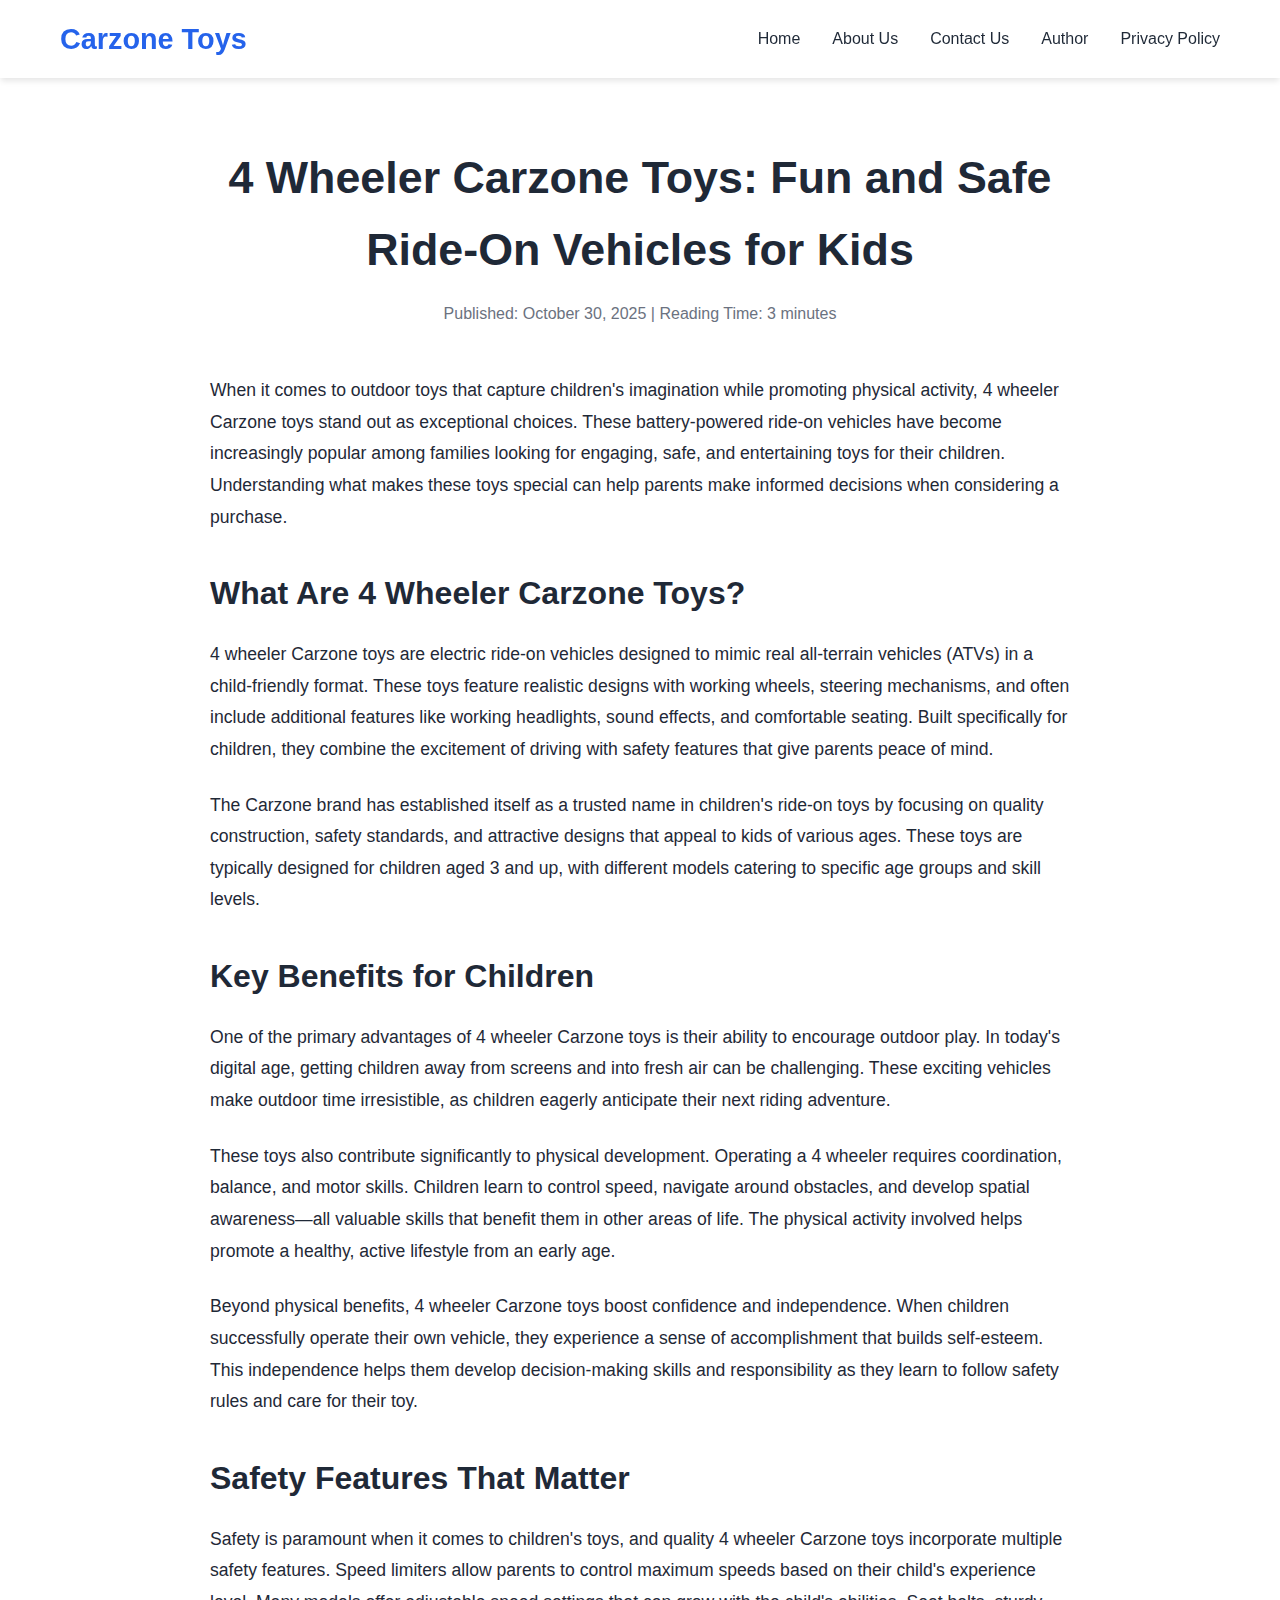
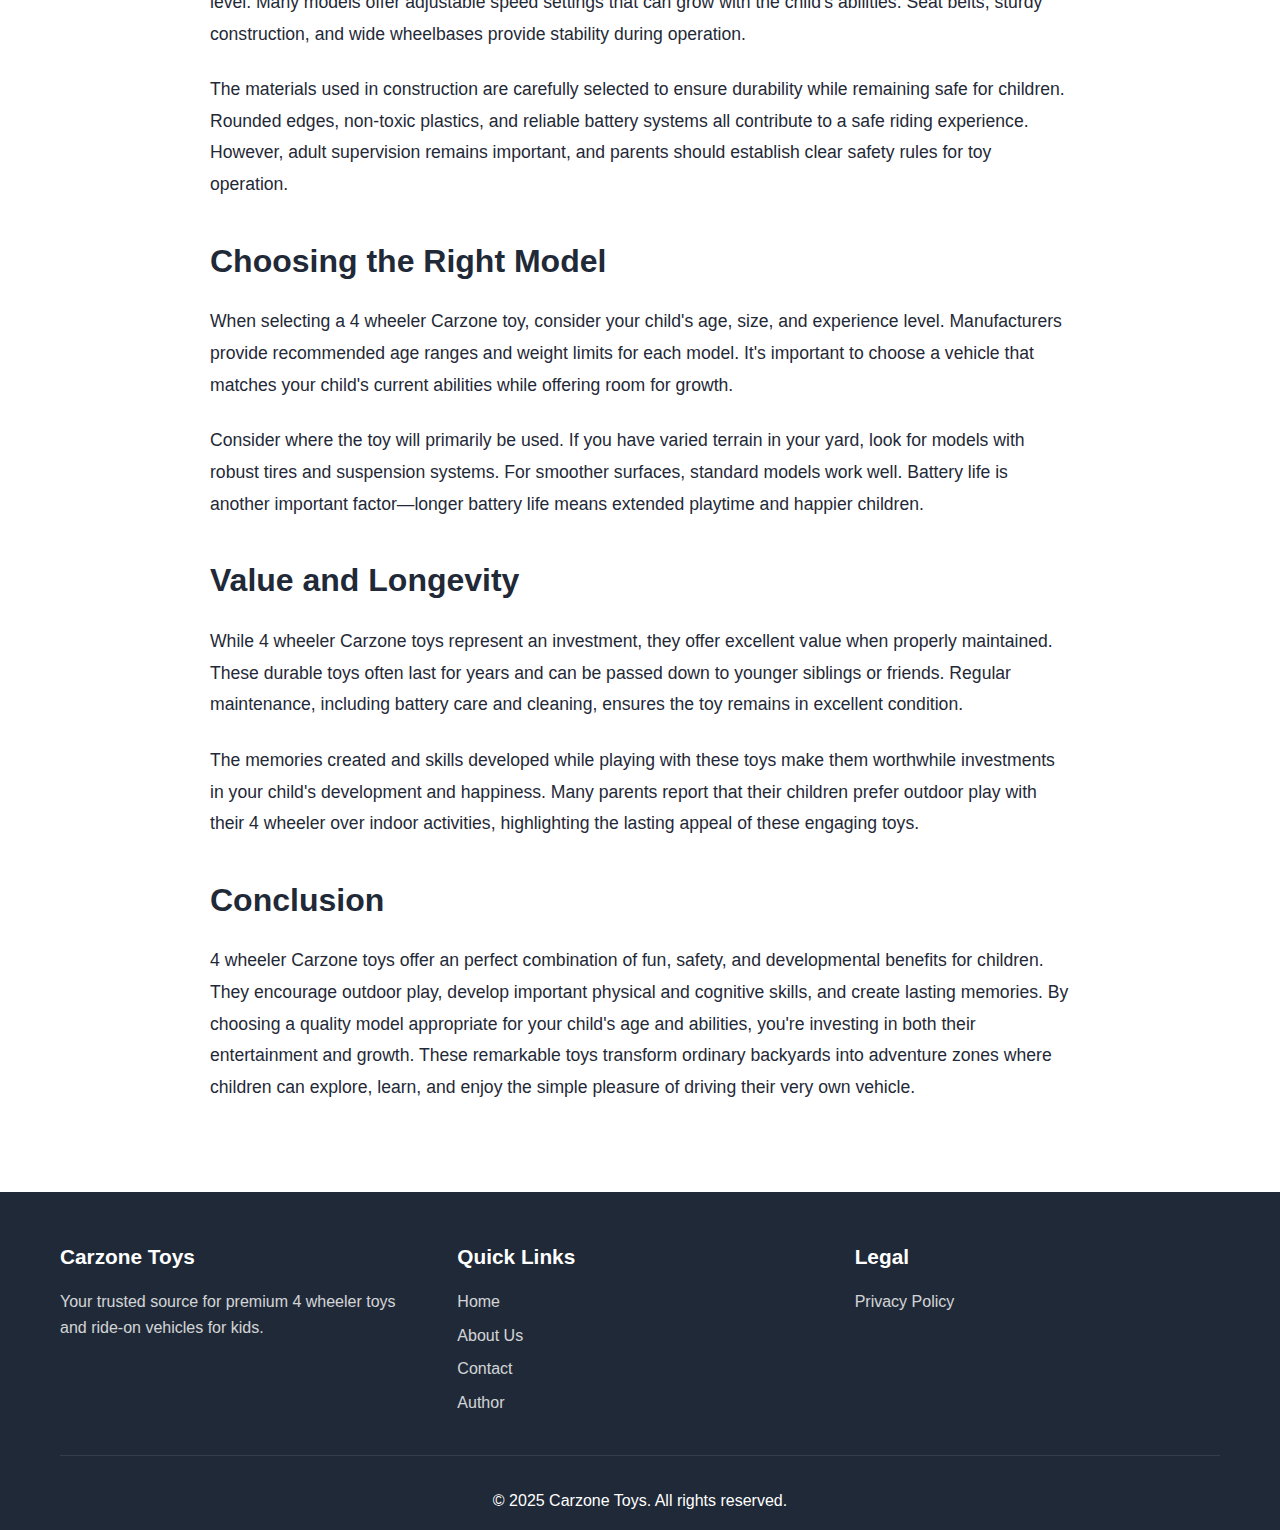
<file: basic-article.html>
<!DOCTYPE html>
<html lang="en">
<head>
    <meta charset="UTF-8">
    <meta name="viewport" content="width=device-width, initial-scale=1.0">
    <meta name="description" content="Discover 4 Wheeler Carzone Toys and why they're perfect for your child. Learn about features, benefits, and what makes these ride-on toys special.">
    <meta name="keywords" content="4 Wheeler Carzone Toys, kids ATV, ride-on toys, children's vehicles">
    <title>4 Wheeler Carzone Toys: Fun and Safe Ride-On Vehicles for Kids</title>
    <link rel="stylesheet" href="styles.css">
</head>
<body>
    <!-- Navigation -->
    <nav class="navbar">
        <div class="container">
            <div class="logo">
                <h2>Carzone Toys</h2>
            </div>
            <ul class="nav-menu">
                <li><a href="index.html">Home</a></li>
                <li><a href="about.html">About Us</a></li>
                <li><a href="contact.html">Contact Us</a></li>
                <li><a href="author.html">Author</a></li>
                <li><a href="privacy.html">Privacy Policy</a></li>
            </ul>
            <div class="menu-toggle">
                <span></span>
                <span></span>
                <span></span>
            </div>
        </div>
    </nav>

    <!-- Article Content -->
    <article class="article-section">
        <div class="container">
            <div class="article-header">
                <h1>4 Wheeler Carzone Toys: Fun and Safe Ride-On Vehicles for Kids</h1>
                <div class="article-meta">
                    <span>Published: October 30, 2025</span> | <span>Reading Time: 3 minutes</span>
                </div>
            </div>

            <div class="article-content">
                <p>When it comes to outdoor toys that capture children's imagination while promoting physical activity, 4 wheeler Carzone toys stand out as exceptional choices. These battery-powered ride-on vehicles have become increasingly popular among families looking for engaging, safe, and entertaining toys for their children. Understanding what makes these toys special can help parents make informed decisions when considering a purchase.</p>

                <h2>What Are 4 Wheeler Carzone Toys?</h2>

                <p>4 wheeler Carzone toys are electric ride-on vehicles designed to mimic real all-terrain vehicles (ATVs) in a child-friendly format. These toys feature realistic designs with working wheels, steering mechanisms, and often include additional features like working headlights, sound effects, and comfortable seating. Built specifically for children, they combine the excitement of driving with safety features that give parents peace of mind.</p>

                <p>The Carzone brand has established itself as a trusted name in children's ride-on toys by focusing on quality construction, safety standards, and attractive designs that appeal to kids of various ages. These toys are typically designed for children aged 3 and up, with different models catering to specific age groups and skill levels.</p>

                <h2>Key Benefits for Children</h2>

                <p>One of the primary advantages of 4 wheeler Carzone toys is their ability to encourage outdoor play. In today's digital age, getting children away from screens and into fresh air can be challenging. These exciting vehicles make outdoor time irresistible, as children eagerly anticipate their next riding adventure.</p>

                <p>These toys also contribute significantly to physical development. Operating a 4 wheeler requires coordination, balance, and motor skills. Children learn to control speed, navigate around obstacles, and develop spatial awareness—all valuable skills that benefit them in other areas of life. The physical activity involved helps promote a healthy, active lifestyle from an early age.</p>

                <p>Beyond physical benefits, 4 wheeler Carzone toys boost confidence and independence. When children successfully operate their own vehicle, they experience a sense of accomplishment that builds self-esteem. This independence helps them develop decision-making skills and responsibility as they learn to follow safety rules and care for their toy.</p>

                <h2>Safety Features That Matter</h2>

                <p>Safety is paramount when it comes to children's toys, and quality 4 wheeler Carzone toys incorporate multiple safety features. Speed limiters allow parents to control maximum speeds based on their child's experience level. Many models offer adjustable speed settings that can grow with the child's abilities. Seat belts, sturdy construction, and wide wheelbases provide stability during operation.</p>

                <p>The materials used in construction are carefully selected to ensure durability while remaining safe for children. Rounded edges, non-toxic plastics, and reliable battery systems all contribute to a safe riding experience. However, adult supervision remains important, and parents should establish clear safety rules for toy operation.</p>

                <h2>Choosing the Right Model</h2>

                <p>When selecting a 4 wheeler Carzone toy, consider your child's age, size, and experience level. Manufacturers provide recommended age ranges and weight limits for each model. It's important to choose a vehicle that matches your child's current abilities while offering room for growth.</p>

                <p>Consider where the toy will primarily be used. If you have varied terrain in your yard, look for models with robust tires and suspension systems. For smoother surfaces, standard models work well. Battery life is another important factor—longer battery life means extended playtime and happier children.</p>

                <h2>Value and Longevity</h2>

                <p>While 4 wheeler Carzone toys represent an investment, they offer excellent value when properly maintained. These durable toys often last for years and can be passed down to younger siblings or friends. Regular maintenance, including battery care and cleaning, ensures the toy remains in excellent condition.</p>

                <p>The memories created and skills developed while playing with these toys make them worthwhile investments in your child's development and happiness. Many parents report that their children prefer outdoor play with their 4 wheeler over indoor activities, highlighting the lasting appeal of these engaging toys.</p>

                <h2>Conclusion</h2>

                <p>4 wheeler Carzone toys offer an perfect combination of fun, safety, and developmental benefits for children. They encourage outdoor play, develop important physical and cognitive skills, and create lasting memories. By choosing a quality model appropriate for your child's age and abilities, you're investing in both their entertainment and growth. These remarkable toys transform ordinary backyards into adventure zones where children can explore, learn, and enjoy the simple pleasure of driving their very own vehicle.</p>
            </div>
        </div>
    </article>

    <!-- Footer -->
    <footer class="footer">
        <div class="container">
            <div class="footer-content">
                <div class="footer-section">
                    <h3>Carzone Toys</h3>
                    <p>Your trusted source for premium 4 wheeler toys and ride-on vehicles for kids.</p>
                </div>
                <div class="footer-section">
                    <h3>Quick Links</h3>
                    <ul>
                        <li><a href="index.html">Home</a></li>
                        <li><a href="about.html">About Us</a></li>
                        <li><a href="contact.html">Contact</a></li>
                        <li><a href="author.html">Author</a></li>
                    </ul>
                </div>
                <div class="footer-section">
                    <h3>Legal</h3>
                    <ul>
                        <li><a href="privacy.html">Privacy Policy</a></li>
                    </ul>
                </div>
            </div>
            <div class="footer-bottom">
                <p>&copy; 2025 Carzone Toys. All rights reserved.</p>
            </div>
        </div>
    </footer>

    <script src="script.js"></script>
</body>
</html>
</file>
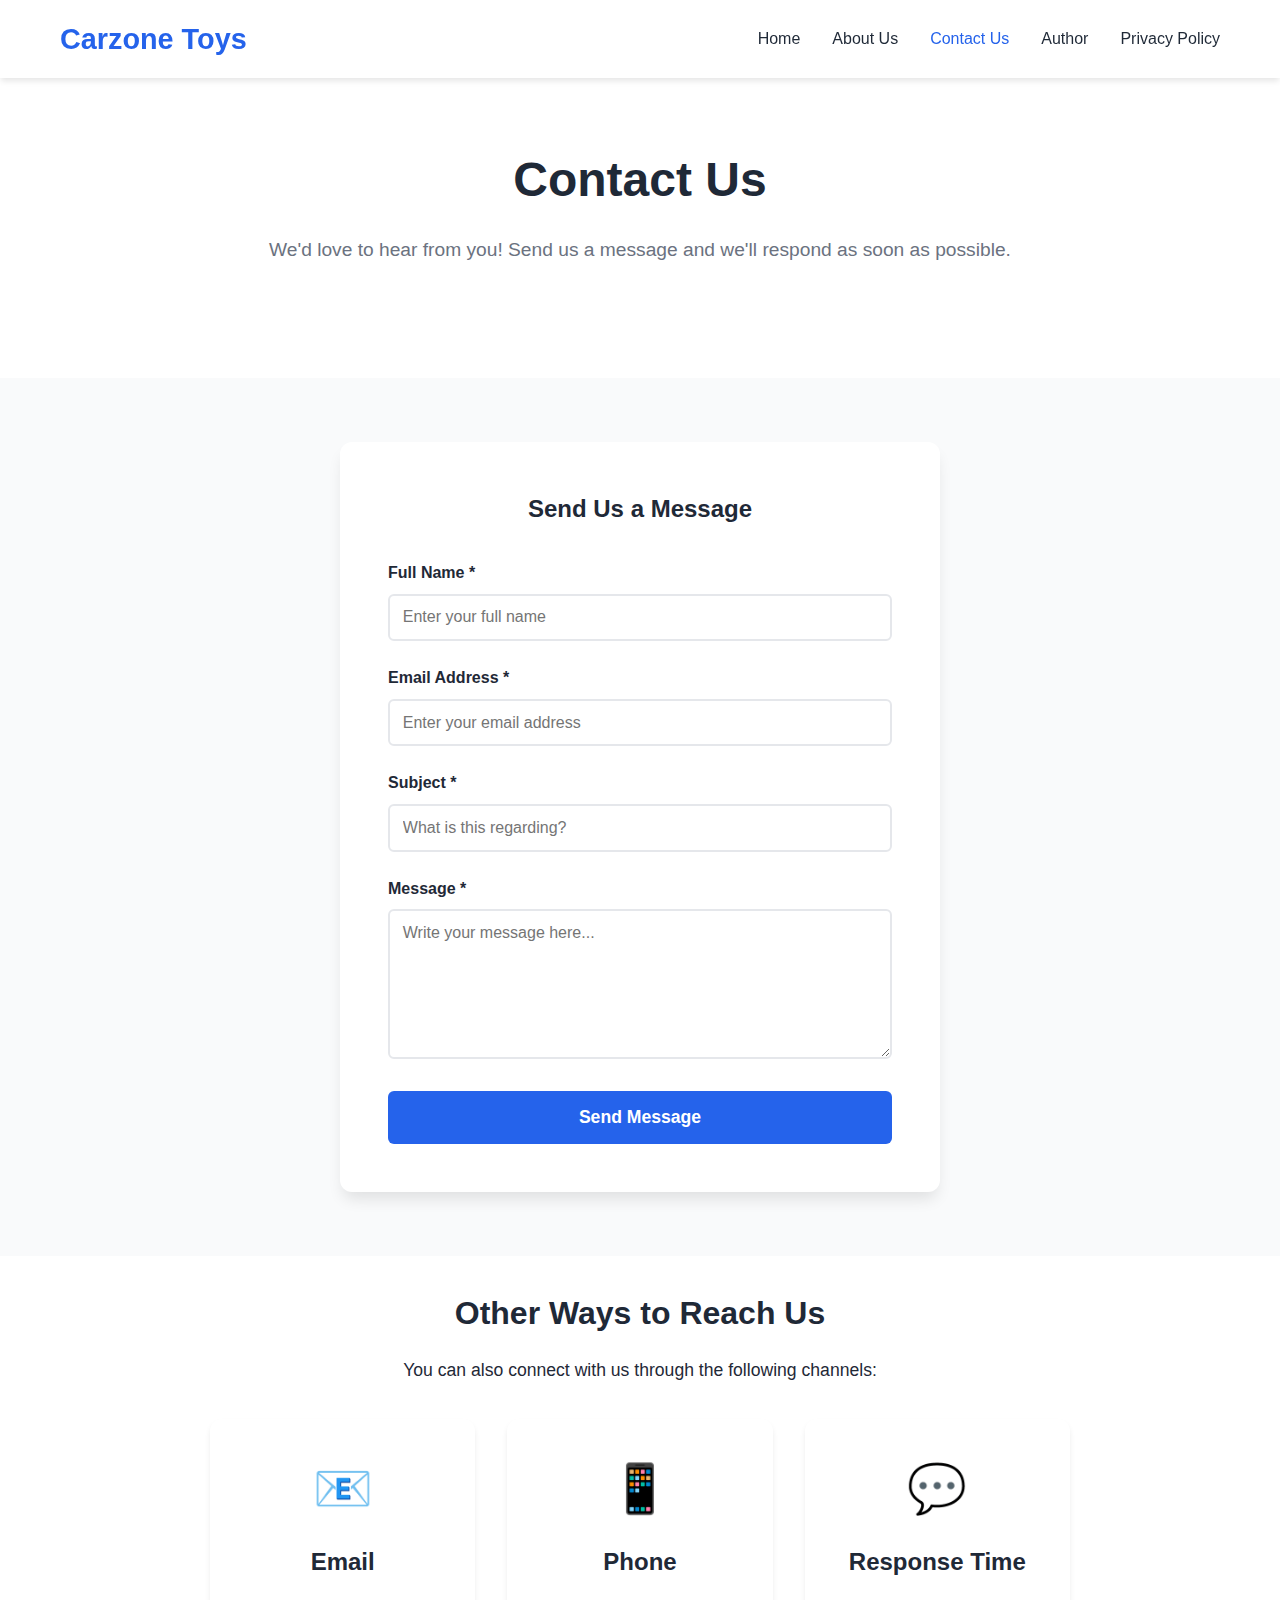
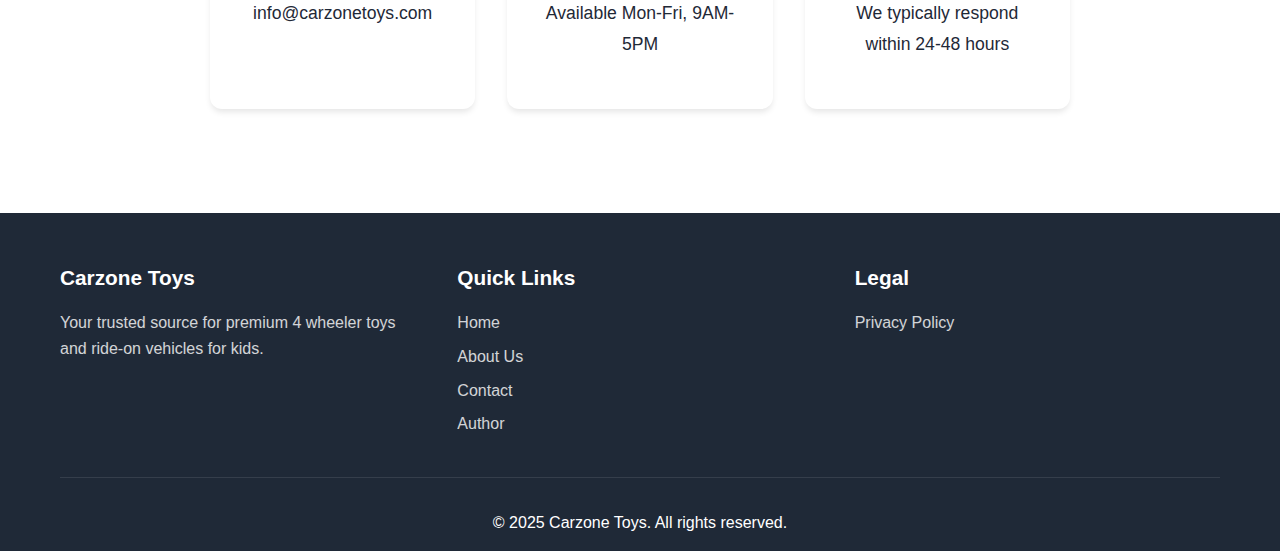
<file: contact.html>
<!DOCTYPE html>
<html lang="en">
<head>
    <meta charset="UTF-8">
    <meta name="viewport" content="width=device-width, initial-scale=1.0">
    <meta name="description" content="Get in touch with Carzone Toys. We're here to answer your questions about 4 wheeler toys and ride-on vehicles.">
    <title>Contact Us - Carzone Toys</title>
    <link rel="stylesheet" href="styles.css">
</head>
<body>
    <!-- Navigation -->
    <nav class="navbar">
        <div class="container">
            <div class="logo">
                <h2>Carzone Toys</h2>
            </div>
            <ul class="nav-menu">
                <li><a href="index.html">Home</a></li>
                <li><a href="about.html">About Us</a></li>
                <li><a href="contact.html" class="active">Contact Us</a></li>
                <li><a href="author.html">Author</a></li>
                <li><a href="privacy.html">Privacy Policy</a></li>
            </ul>
            <div class="menu-toggle">
                <span></span>
                <span></span>
                <span></span>
            </div>
        </div>
    </nav>

    <!-- Page Content -->
    <div class="page-content">
        <div class="container">
            <div class="page-header">
                <h1>Contact Us</h1>
                <p>We'd love to hear from you! Send us a message and we'll respond as soon as possible.</p>
            </div>
        </div>
    </div>

    <!-- Contact Form Section -->
    <section class="form-section">
        <div class="container">
            <div class="form-container">
                <h2 style="text-align: center; margin-bottom: 2rem; color: var(--text-dark);">Send Us a Message</h2>
                <form id="contactForm" action="#" method="POST">
                    <div class="form-group">
                        <label for="name">Full Name *</label>
                        <input type="text" id="name" name="name" required placeholder="Enter your full name">
                    </div>
                    
                    <div class="form-group">
                        <label for="email">Email Address *</label>
                        <input type="email" id="email" name="email" required placeholder="Enter your email address">
                    </div>
                    
                    <div class="form-group">
                        <label for="subject">Subject *</label>
                        <input type="text" id="subject" name="subject" required placeholder="What is this regarding?">
                    </div>
                    
                    <div class="form-group">
                        <label for="message">Message *</label>
                        <textarea id="message" name="message" required placeholder="Write your message here..."></textarea>
                    </div>
                    
                    <button type="submit" class="btn-submit">Send Message</button>
                </form>
            </div>
        </div>
    </section>

    <!-- Contact Info Section -->
    <div class="page-content" style="padding-top: 2rem;">
        <div class="container">
            <div class="content-section">
                <h2 style="text-align: center;">Other Ways to Reach Us</h2>
                <p style="text-align: center;">You can also connect with us through the following channels:</p>
                
                <div class="features-grid" style="margin-top: 2rem;">
                    <div class="feature-card">
                        <div class="feature-icon">📧</div>
                        <h3>Email</h3>
                        <p>info@carzonetoys.com</p>
                    </div>
                    <div class="feature-card">
                        <div class="feature-icon">📱</div>
                        <h3>Phone</h3>
                        <p>Available Mon-Fri, 9AM-5PM</p>
                    </div>
                    <div class="feature-card">
                        <div class="feature-icon">💬</div>
                        <h3>Response Time</h3>
                        <p>We typically respond within 24-48 hours</p>
                    </div>
                </div>
            </div>
        </div>
    </div>

    <!-- Footer -->
    <footer class="footer">
        <div class="container">
            <div class="footer-content">
                <div class="footer-section">
                    <h3>Carzone Toys</h3>
                    <p>Your trusted source for premium 4 wheeler toys and ride-on vehicles for kids.</p>
                </div>
                <div class="footer-section">
                    <h3>Quick Links</h3>
                    <ul>
                        <li><a href="index.html">Home</a></li>
                        <li><a href="about.html">About Us</a></li>
                        <li><a href="contact.html">Contact</a></li>
                        <li><a href="author.html">Author</a></li>
                    </ul>
                </div>
                <div class="footer-section">
                    <h3>Legal</h3>
                    <ul>
                        <li><a href="privacy.html">Privacy Policy</a></li>
                    </ul>
                </div>
            </div>
            <div class="footer-bottom">
                <p>&copy; 2025 Carzone Toys. All rights reserved.</p>
            </div>
        </div>
    </footer>

    <script src="script.js"></script>
</body>
</html>
</file>
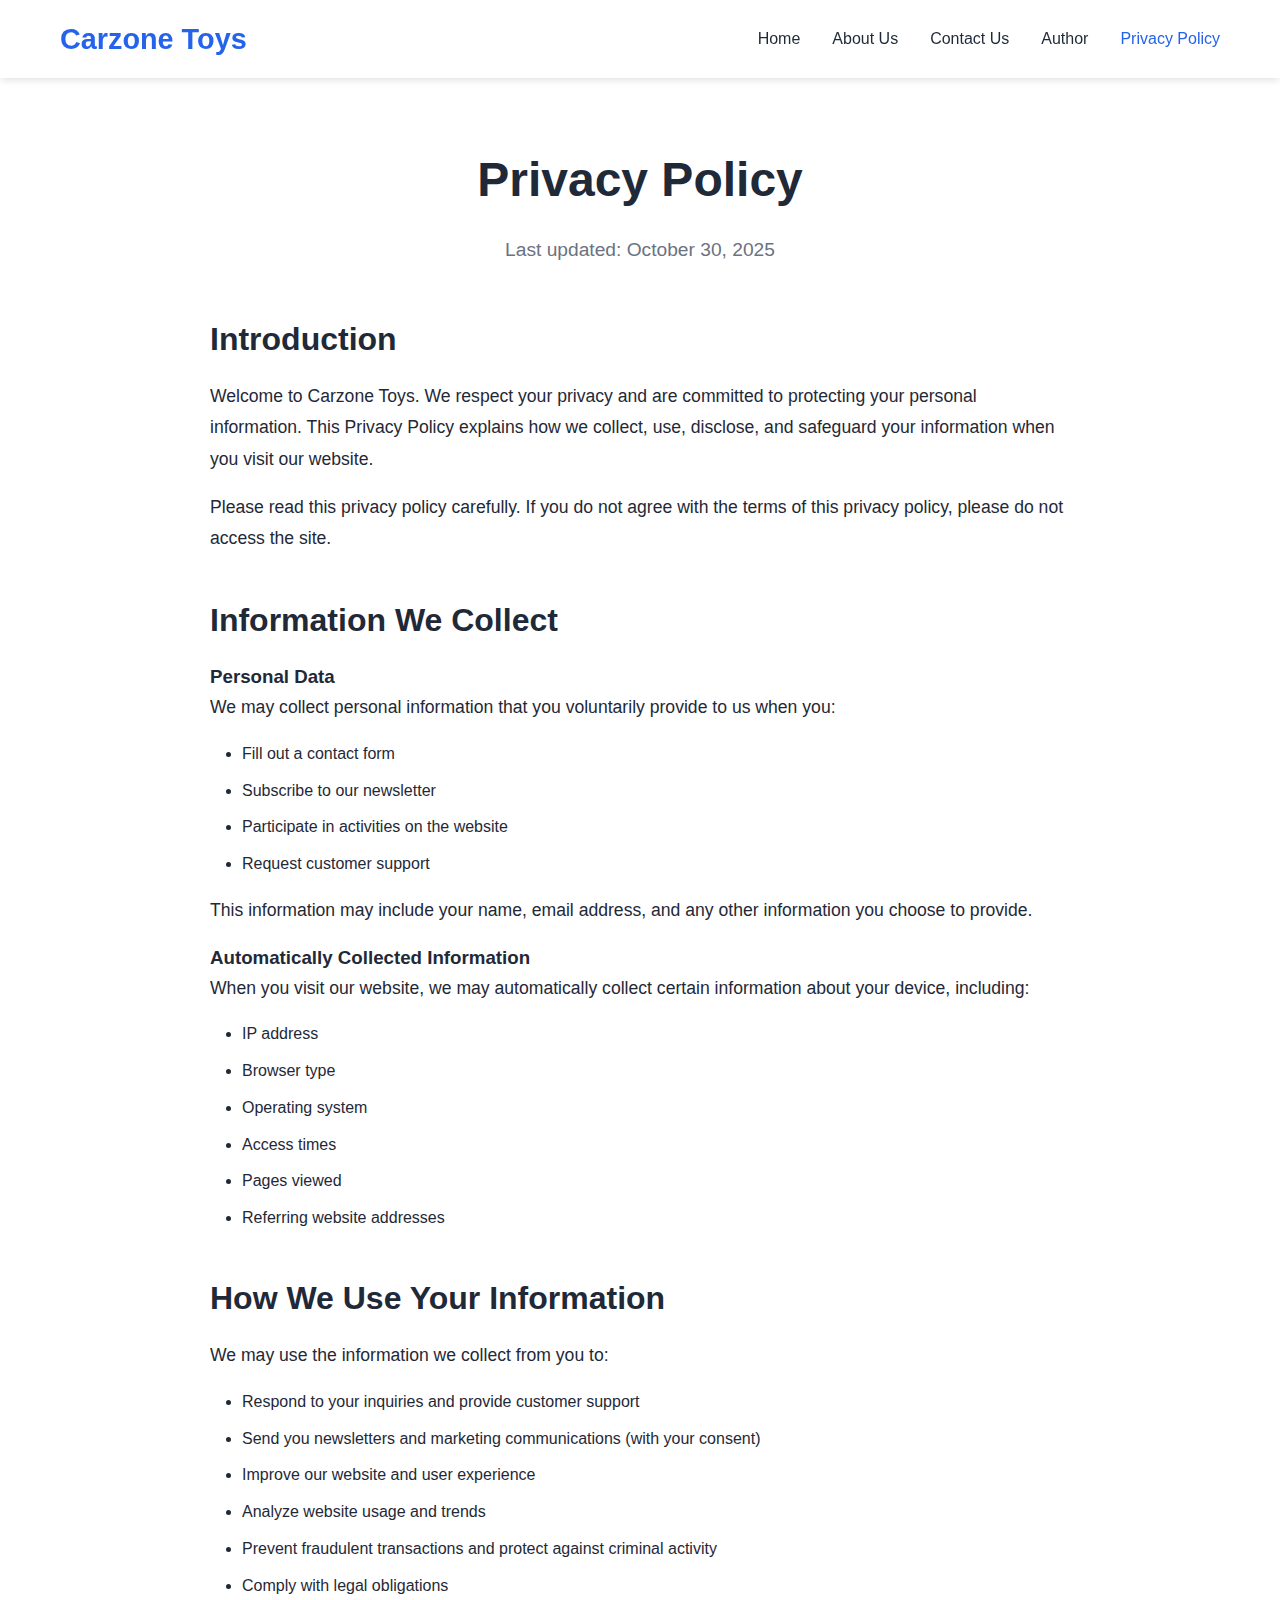
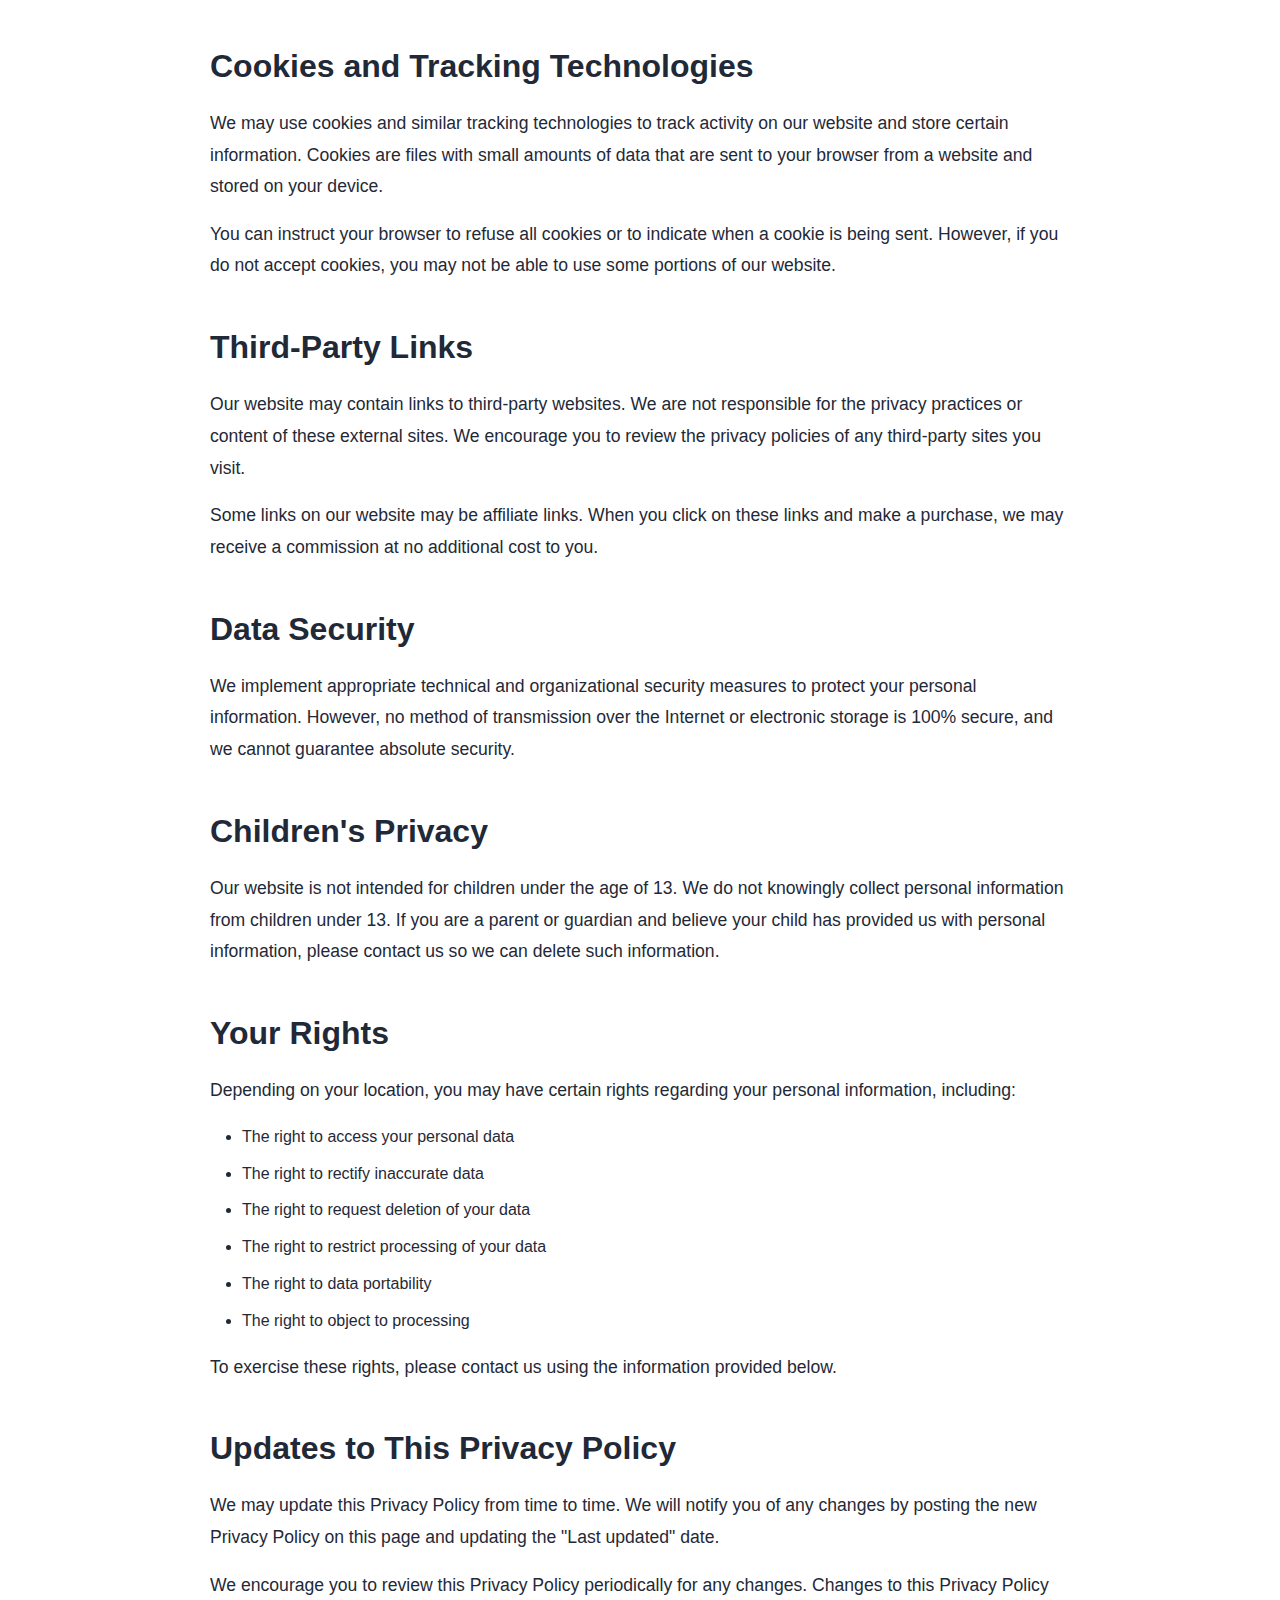
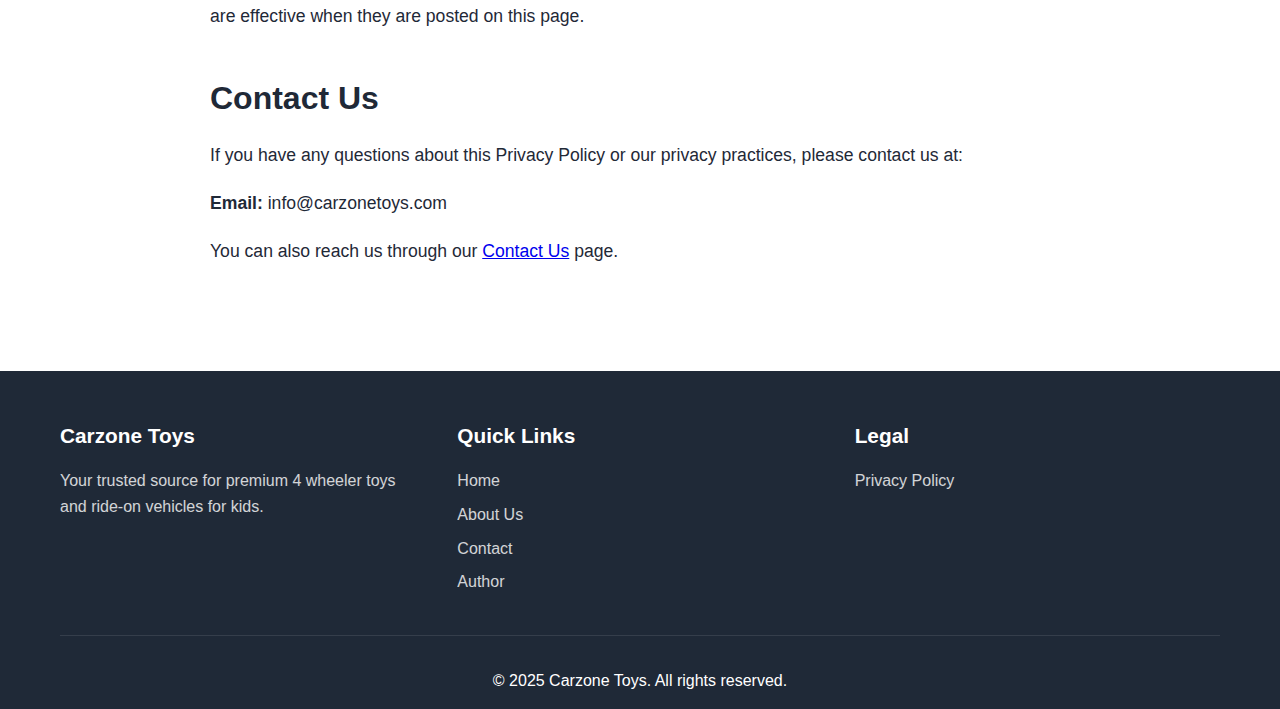
<file: privacy.html>
<!DOCTYPE html>
<html lang="en">
<head>
    <meta charset="UTF-8">
    <meta name="viewport" content="width=device-width, initial-scale=1.0">
    <meta name="description" content="Privacy Policy for Carzone Toys. Learn how we handle your information and protect your privacy.">
    <title>Privacy Policy - Carzone Toys</title>
    <link rel="stylesheet" href="styles.css">
</head>
<body>
    <!-- Navigation -->
    <nav class="navbar">
        <div class="container">
            <div class="logo">
                <h2>Carzone Toys</h2>
            </div>
            <ul class="nav-menu">
                <li><a href="index.html">Home</a></li>
                <li><a href="about.html">About Us</a></li>
                <li><a href="contact.html">Contact Us</a></li>
                <li><a href="author.html">Author</a></li>
                <li><a href="privacy.html" class="active">Privacy Policy</a></li>
            </ul>
            <div class="menu-toggle">
                <span></span>
                <span></span>
                <span></span>
            </div>
        </div>
    </nav>

    <!-- Page Content -->
    <div class="page-content">
        <div class="container">
            <div class="page-header">
                <h1>Privacy Policy</h1>
                <p>Last updated: October 30, 2025</p>
            </div>

            <div class="content-section">
                <h2>Introduction</h2>
                <p>Welcome to Carzone Toys. We respect your privacy and are committed to protecting your personal information. This Privacy Policy explains how we collect, use, disclose, and safeguard your information when you visit our website.</p>
                <p>Please read this privacy policy carefully. If you do not agree with the terms of this privacy policy, please do not access the site.</p>
            </div>

            <div class="content-section">
                <h2>Information We Collect</h2>
                <h3>Personal Data</h3>
                <p>We may collect personal information that you voluntarily provide to us when you:</p>
                <ul>
                    <li>Fill out a contact form</li>
                    <li>Subscribe to our newsletter</li>
                    <li>Participate in activities on the website</li>
                    <li>Request customer support</li>
                </ul>
                <p>This information may include your name, email address, and any other information you choose to provide.</p>

                <h3>Automatically Collected Information</h3>
                <p>When you visit our website, we may automatically collect certain information about your device, including:</p>
                <ul>
                    <li>IP address</li>
                    <li>Browser type</li>
                    <li>Operating system</li>
                    <li>Access times</li>
                    <li>Pages viewed</li>
                    <li>Referring website addresses</li>
                </ul>
            </div>

            <div class="content-section">
                <h2>How We Use Your Information</h2>
                <p>We may use the information we collect from you to:</p>
                <ul>
                    <li>Respond to your inquiries and provide customer support</li>
                    <li>Send you newsletters and marketing communications (with your consent)</li>
                    <li>Improve our website and user experience</li>
                    <li>Analyze website usage and trends</li>
                    <li>Prevent fraudulent transactions and protect against criminal activity</li>
                    <li>Comply with legal obligations</li>
                </ul>
            </div>

            <div class="content-section">
                <h2>Cookies and Tracking Technologies</h2>
                <p>We may use cookies and similar tracking technologies to track activity on our website and store certain information. Cookies are files with small amounts of data that are sent to your browser from a website and stored on your device.</p>
                <p>You can instruct your browser to refuse all cookies or to indicate when a cookie is being sent. However, if you do not accept cookies, you may not be able to use some portions of our website.</p>
            </div>

            <div class="content-section">
                <h2>Third-Party Links</h2>
                <p>Our website may contain links to third-party websites. We are not responsible for the privacy practices or content of these external sites. We encourage you to review the privacy policies of any third-party sites you visit.</p>
                <p>Some links on our website may be affiliate links. When you click on these links and make a purchase, we may receive a commission at no additional cost to you.</p>
            </div>

            <div class="content-section">
                <h2>Data Security</h2>
                <p>We implement appropriate technical and organizational security measures to protect your personal information. However, no method of transmission over the Internet or electronic storage is 100% secure, and we cannot guarantee absolute security.</p>
            </div>

            <div class="content-section">
                <h2>Children's Privacy</h2>
                <p>Our website is not intended for children under the age of 13. We do not knowingly collect personal information from children under 13. If you are a parent or guardian and believe your child has provided us with personal information, please contact us so we can delete such information.</p>
            </div>

            <div class="content-section">
                <h2>Your Rights</h2>
                <p>Depending on your location, you may have certain rights regarding your personal information, including:</p>
                <ul>
                    <li>The right to access your personal data</li>
                    <li>The right to rectify inaccurate data</li>
                    <li>The right to request deletion of your data</li>
                    <li>The right to restrict processing of your data</li>
                    <li>The right to data portability</li>
                    <li>The right to object to processing</li>
                </ul>
                <p>To exercise these rights, please contact us using the information provided below.</p>
            </div>

            <div class="content-section">
                <h2>Updates to This Privacy Policy</h2>
                <p>We may update this Privacy Policy from time to time. We will notify you of any changes by posting the new Privacy Policy on this page and updating the "Last updated" date.</p>
                <p>We encourage you to review this Privacy Policy periodically for any changes. Changes to this Privacy Policy are effective when they are posted on this page.</p>
            </div>

            <div class="content-section">
                <h2>Contact Us</h2>
                <p>If you have any questions about this Privacy Policy or our privacy practices, please contact us at:</p>
                <p><strong>Email:</strong> info@carzonetoys.com</p>
                <p>You can also reach us through our <a href="contact.html">Contact Us</a> page.</p>
            </div>
        </div>
    </div>

    <!-- Footer -->
    <footer class="footer">
        <div class="container">
            <div class="footer-content">
                <div class="footer-section">
                    <h3>Carzone Toys</h3>
                    <p>Your trusted source for premium 4 wheeler toys and ride-on vehicles for kids.</p>
                </div>
                <div class="footer-section">
                    <h3>Quick Links</h3>
                    <ul>
                        <li><a href="index.html">Home</a></li>
                        <li><a href="about.html">About Us</a></li>
                        <li><a href="contact.html">Contact</a></li>
                        <li><a href="author.html">Author</a></li>
                    </ul>
                </div>
                <div class="footer-section">
                    <h3>Legal</h3>
                    <ul>
                        <li><a href="privacy.html">Privacy Policy</a></li>
                    </ul>
                </div>
            </div>
            <div class="footer-bottom">
                <p>&copy; 2025 Carzone Toys. All rights reserved.</p>
            </div>
        </div>
    </footer>

    <script src="script.js"></script>
</body>
</html>
</file>
<file: styles.css>
/* Global Styles */
* {
    margin: 0;
    padding: 0;
    box-sizing: border-box;
}

:root {
    --primary-color: #2563eb;
    --secondary-color: #1e40af;
    --accent-color: #f59e0b;
    --text-dark: #1f2937;
    --text-light: #6b7280;
    --bg-light: #f9fafb;
    --white: #ffffff;
    --border-color: #e5e7eb;
    --shadow: 0 4px 6px -1px rgba(0, 0, 0, 0.1);
    --shadow-lg: 0 10px 15px -3px rgba(0, 0, 0, 0.1);
}

body {
    font-family: 'Segoe UI', Tahoma, Geneva, Verdana, sans-serif;
    line-height: 1.6;
    color: var(--text-dark);
    background-color: var(--white);
}

.container {
    max-width: 1200px;
    margin: 0 auto;
    padding: 0 20px;
}

/* Navigation */
.navbar {
    background-color: var(--white);
    box-shadow: var(--shadow);
    position: sticky;
    top: 0;
    z-index: 1000;
}

.navbar .container {
    display: flex;
    justify-content: space-between;
    align-items: center;
    padding: 1rem 20px;
}

.logo h2 {
    color: var(--primary-color);
    font-size: 1.8rem;
    font-weight: 700;
}

.nav-menu {
    display: flex;
    list-style: none;
    gap: 2rem;
}

.nav-menu a {
    text-decoration: none;
    color: var(--text-dark);
    font-weight: 500;
    transition: color 0.3s ease;
    padding: 0.5rem 0;
}

.nav-menu a:hover,
.nav-menu a.active {
    color: var(--primary-color);
}

.menu-toggle {
    display: none;
    flex-direction: column;
    gap: 4px;
    cursor: pointer;
}

.menu-toggle span {
    width: 25px;
    height: 3px;
    background-color: var(--text-dark);
    transition: 0.3s;
}

/* Hero Section */
.hero-section {
    background: linear-gradient(135deg, #667eea 0%, #764ba2 100%);
    color: var(--white);
    padding: 4rem 0;
    min-height: 600px;
    display: flex;
    align-items: center;
}

.hero-content {
    display: grid;
    grid-template-columns: 1fr 1fr;
    gap: 3rem;
    align-items: center;
}

.hero-left h1 {
    font-size: 3rem;
    font-weight: 800;
    margin-bottom: 1rem;
    line-height: 1.2;
}

.hero-subtitle {
    font-size: 1.5rem;
    margin-bottom: 1rem;
    font-weight: 600;
}

.hero-description {
    font-size: 1.1rem;
    margin-bottom: 2rem;
    opacity: 0.95;
}

.btn-primary {
    display: inline-block;
    background-color: var(--accent-color);
    color: var(--white);
    padding: 1rem 2.5rem;
    text-decoration: none;
    border-radius: 8px;
    font-weight: 600;
    font-size: 1.1rem;
    transition: transform 0.3s ease, box-shadow 0.3s ease;
    box-shadow: var(--shadow-lg);
}

.btn-primary:hover {
    transform: translateY(-2px);
    box-shadow: 0 20px 25px -5px rgba(0, 0, 0, 0.2);
}

.hero-right {
    display: flex;
    justify-content: center;
    align-items: center;
}

.car-icon {
    width: 400px;
    height: 400px;
    display: flex;
    align-items: center;
    justify-content: center;
    color: rgba(255, 255, 255, 0.9);
    animation: float 3s ease-in-out infinite;
}

.car-icon svg {
    width: 100%;
    height: 100%;
    filter: drop-shadow(0 10px 20px rgba(0, 0, 0, 0.2));
}

@keyframes float {
    0%, 100% {
        transform: translateY(0px);
    }
    50% {
        transform: translateY(-20px);
    }
}

/* Features Section */
.features-section {
    padding: 5rem 0;
    background-color: var(--bg-light);
}

.section-title {
    text-align: center;
    font-size: 2.5rem;
    color: var(--text-dark);
    margin-bottom: 3rem;
    font-weight: 700;
}

.features-grid {
    display: grid;
    grid-template-columns: repeat(auto-fit, minmax(250px, 1fr));
    gap: 2rem;
}

.feature-card {
    background-color: var(--white);
    padding: 2rem;
    border-radius: 12px;
    text-align: center;
    box-shadow: var(--shadow);
    transition: transform 0.3s ease, box-shadow 0.3s ease;
}

.feature-card:hover {
    transform: translateY(-5px);
    box-shadow: var(--shadow-lg);
}

.feature-icon {
    font-size: 3rem;
    margin-bottom: 1rem;
}

.feature-card h3 {
    font-size: 1.5rem;
    margin-bottom: 1rem;
    color: var(--text-dark);
}

.feature-card p {
    color: var(--text-light);
    line-height: 1.6;
}

/* CTA Section */
.cta-section {
    padding: 5rem 0;
    background: linear-gradient(135deg, #667eea 0%, #764ba2 100%);
    text-align: center;
    color: var(--white);
}

.cta-section h2 {
    font-size: 2.5rem;
    margin-bottom: 1rem;
    font-weight: 700;
}

.cta-section p {
    font-size: 1.2rem;
    margin-bottom: 2rem;
    opacity: 0.95;
}

.btn-secondary {
    display: inline-block;
    background-color: var(--white);
    color: var(--primary-color);
    padding: 1rem 2.5rem;
    text-decoration: none;
    border-radius: 8px;
    font-weight: 600;
    font-size: 1.1rem;
    transition: transform 0.3s ease, box-shadow 0.3s ease;
    box-shadow: var(--shadow-lg);
}

.btn-secondary:hover {
    transform: translateY(-2px);
    box-shadow: 0 20px 25px -5px rgba(0, 0, 0, 0.3);
}

/* Article Styles */
.article-section {
    padding: 4rem 0;
    max-width: 900px;
    margin: 0 auto;
}

.article-header {
    margin-bottom: 3rem;
    text-align: center;
}

.article-header h1 {
    font-size: 2.8rem;
    color: var(--text-dark);
    margin-bottom: 1rem;
    font-weight: 800;
}

.article-meta {
    color: var(--text-light);
    font-size: 1rem;
}

.article-content {
    font-size: 1.1rem;
    line-height: 1.8;
    color: var(--text-dark);
}

.article-content h2 {
    font-size: 2rem;
    margin-top: 2rem;
    margin-bottom: 1rem;
    color: var(--text-dark);
    font-weight: 700;
}

.article-content h3 {
    font-size: 1.6rem;
    margin-top: 1.5rem;
    margin-bottom: 0.8rem;
    color: var(--text-dark);
    font-weight: 600;
}

.article-content p {
    margin-bottom: 1.5rem;
}

.article-content ul, .article-content ol {
    margin-bottom: 1.5rem;
    padding-left: 2rem;
}

.article-content li {
    margin-bottom: 0.5rem;
}

.article-content a {
    color: var(--primary-color);
    text-decoration: none;
    font-weight: 600;
}

.article-content a:hover {
    text-decoration: underline;
}

/* Form Styles */
.form-section {
    padding: 4rem 0;
    background-color: var(--bg-light);
}

.form-container {
    max-width: 600px;
    margin: 0 auto;
    background-color: var(--white);
    padding: 3rem;
    border-radius: 12px;
    box-shadow: var(--shadow-lg);
}

.form-group {
    margin-bottom: 1.5rem;
}

.form-group label {
    display: block;
    margin-bottom: 0.5rem;
    font-weight: 600;
    color: var(--text-dark);
}

.form-group input,
.form-group textarea {
    width: 100%;
    padding: 0.8rem;
    border: 2px solid var(--border-color);
    border-radius: 6px;
    font-size: 1rem;
    font-family: inherit;
    transition: border-color 0.3s ease;
}

.form-group input:focus,
.form-group textarea:focus {
    outline: none;
    border-color: var(--primary-color);
}

.form-group textarea {
    resize: vertical;
    min-height: 150px;
}

.btn-submit {
    background-color: var(--primary-color);
    color: var(--white);
    padding: 1rem 2rem;
    border: none;
    border-radius: 6px;
    font-size: 1.1rem;
    font-weight: 600;
    cursor: pointer;
    width: 100%;
    transition: background-color 0.3s ease, transform 0.3s ease;
}

.btn-submit:hover {
    background-color: var(--secondary-color);
    transform: translateY(-2px);
}

/* Page Content */
.page-content {
    padding: 4rem 0;
    max-width: 900px;
    margin: 0 auto;
}

.page-header {
    text-align: center;
    margin-bottom: 3rem;
}

.page-header h1 {
    font-size: 3rem;
    color: var(--text-dark);
    margin-bottom: 1rem;
    font-weight: 800;
}

.page-header p {
    font-size: 1.2rem;
    color: var(--text-light);
}

.content-section {
    margin-bottom: 2.5rem;
}

.content-section h2 {
    font-size: 2rem;
    color: var(--text-dark);
    margin-bottom: 1rem;
    font-weight: 700;
}

.content-section p {
    font-size: 1.1rem;
    line-height: 1.8;
    color: var(--text-dark);
    margin-bottom: 1rem;
}

.content-section ul {
    padding-left: 2rem;
    margin-bottom: 1rem;
}

.content-section li {
    margin-bottom: 0.5rem;
    line-height: 1.8;
}

/* Footer */
.footer {
    background-color: var(--text-dark);
    color: var(--white);
    padding: 3rem 0 1rem;
}

.footer-content {
    display: grid;
    grid-template-columns: repeat(auto-fit, minmax(250px, 1fr));
    gap: 2rem;
    margin-bottom: 2rem;
}

.footer-section h3 {
    margin-bottom: 1rem;
    font-size: 1.3rem;
}

.footer-section p {
    opacity: 0.8;
    line-height: 1.6;
}

.footer-section ul {
    list-style: none;
}

.footer-section li {
    margin-bottom: 0.5rem;
}

.footer-section a {
    color: var(--white);
    text-decoration: none;
    opacity: 0.8;
    transition: opacity 0.3s ease;
}

.footer-section a:hover {
    opacity: 1;
}

.footer-bottom {
    text-align: center;
    padding-top: 2rem;
    border-top: 1px solid rgba(255, 255, 255, 0.1);
}

/* Responsive Design */
@media (max-width: 768px) {
    .nav-menu {
        display: none;
    }
    
    .menu-toggle {
        display: flex;
    }
    
    .hero-content {
        grid-template-columns: 1fr;
        text-align: center;
    }
    
    .hero-left h1 {
        font-size: 2.2rem;
    }
    
    .hero-subtitle {
        font-size: 1.2rem;
    }
    
    .car-icon {
        width: 250px;
        height: 250px;
    }
    
    .section-title {
        font-size: 2rem;
    }
    
    .features-grid {
        grid-template-columns: 1fr;
    }
    
    .article-header h1 {
        font-size: 2rem;
    }
    
    .page-header h1 {
        font-size: 2rem;
    }
}

@media (max-width: 480px) {
    .hero-left h1 {
        font-size: 1.8rem;
    }
    
    .btn-primary,
    .btn-secondary {
        padding: 0.8rem 1.5rem;
        font-size: 1rem;
    }
}
</file>
